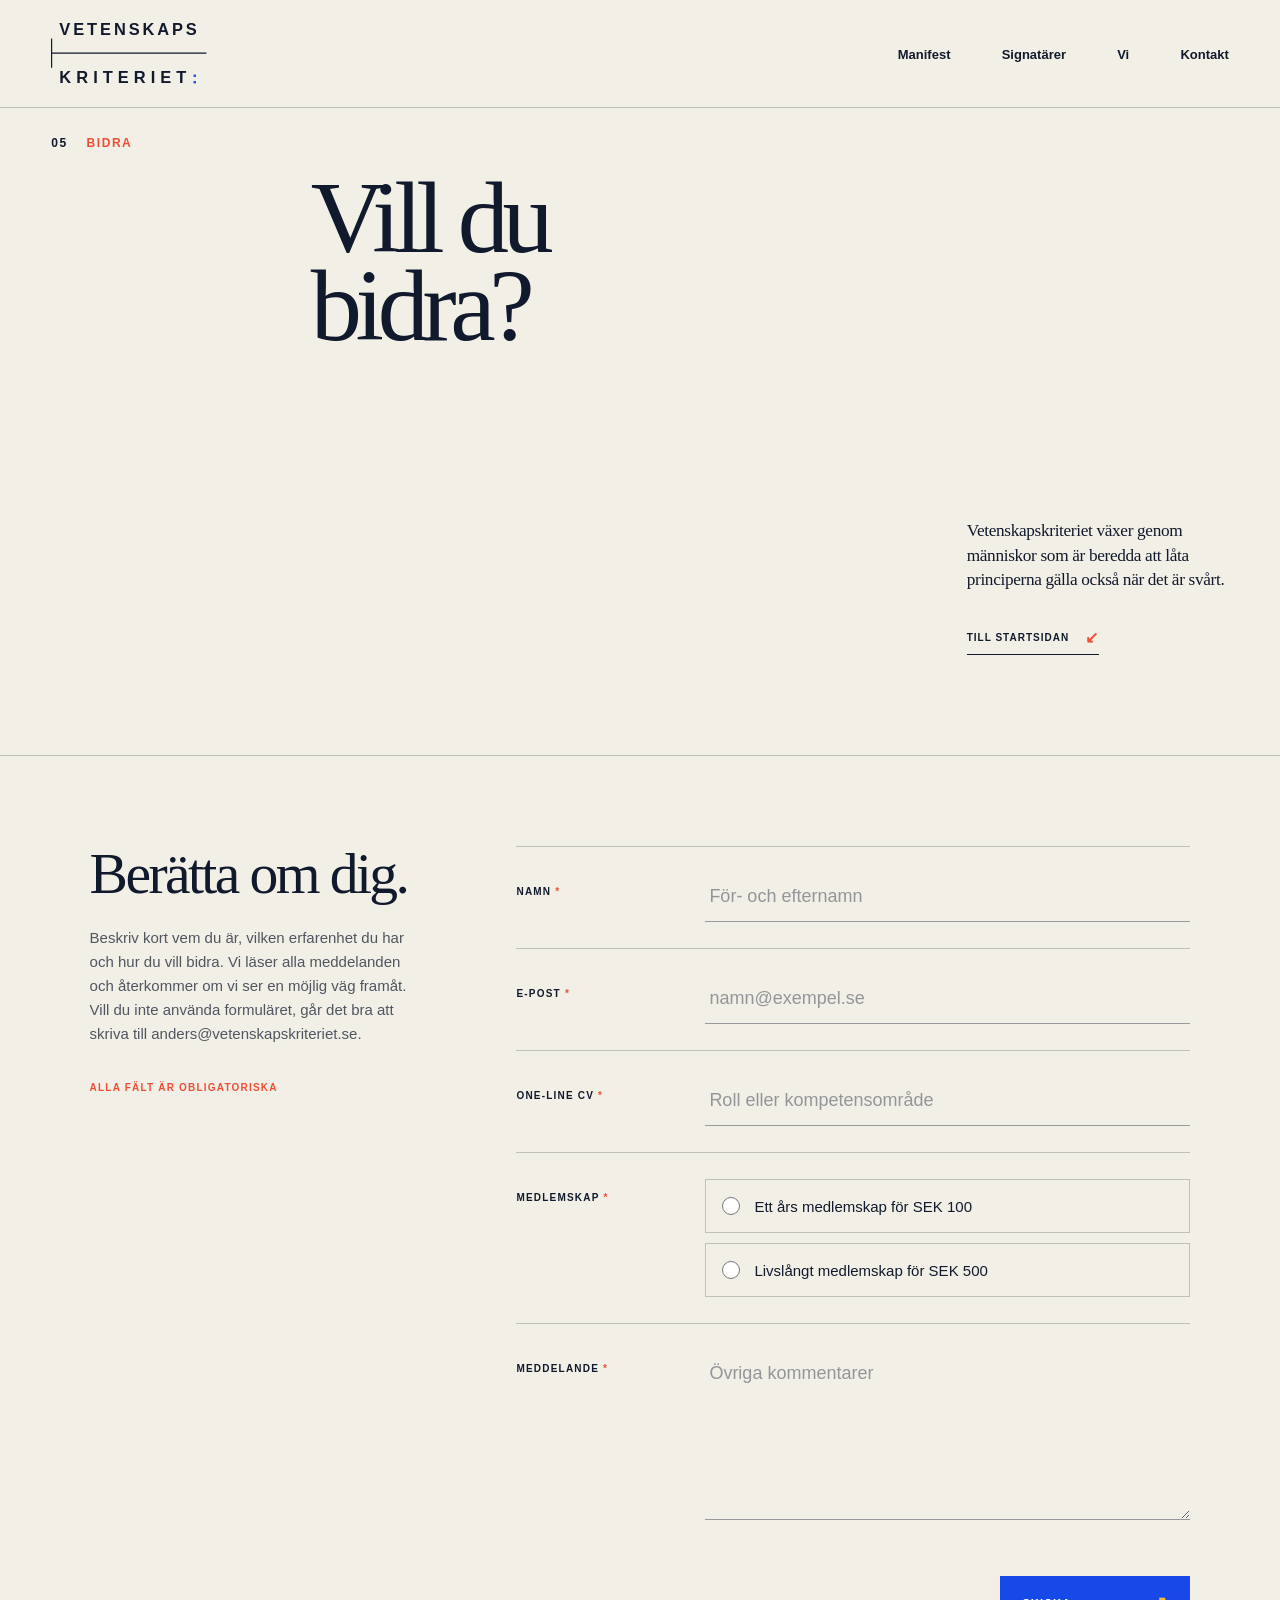
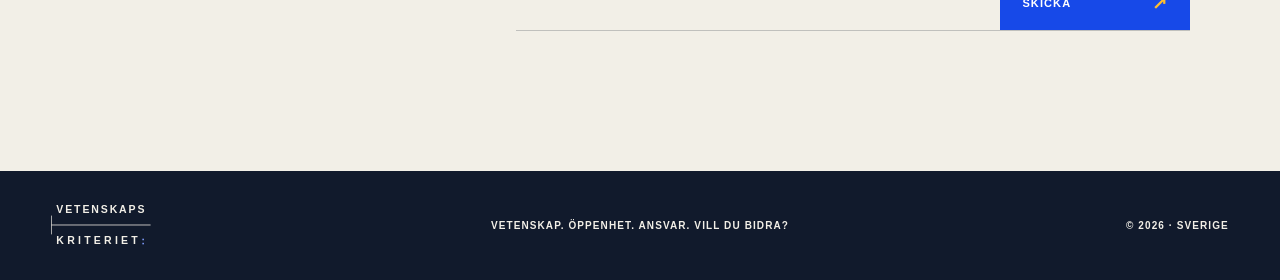
<file: bidra/index.html>
<!doctype html>
<html lang="sv">
<head>
  <meta charset="utf-8">
  <meta name="viewport" content="width=device-width, initial-scale=1">
  <title>Bidra | Vetenskapskriteriet</title>
  <meta name="description" content="Vill du bidra till Vetenskapskriteriet? Berätta vem du är och hur du vill medverka.">
  <meta name="theme-color" content="#f2efe7">

  <meta property="og:title" content="Bidra | Vetenskapskriteriet">
  <meta property="og:description" content="Berätta vem du är och hur du vill bidra till Vetenskapskriteriet.">
  <meta property="og:type" content="website">
  <meta property="og:locale" content="sv_SE">
  <meta name="twitter:card" content="summary">
  <meta name="twitter:title" content="Bidra | Vetenskapskriteriet">
  <meta name="twitter:description" content="Berätta vem du är och hur du vill bidra till Vetenskapskriteriet.">

  <link rel="icon" type="image/png" href="../favicon.png">
  <link rel="shortcut icon" href="../favicon.ico">
  <link rel="stylesheet" href="../styles.css?v=20260903-3">
</head>
<body>
  <main>
    <header class="site-header">
      <a class="brand brand--wordmark" href="https://vetenskapskriteriet.se/" aria-label="Vetenskapskriteriet, startsida">
          <svg xmlns="http://www.w3.org/2000/svg" viewBox="0 0 1044 420" width="156" height="63" fill="currentColor" aria-hidden="true" focusable="false">
              <g font-family="Arial, Helvetica, sans-serif" font-size="110" font-weight="700">
                  <text x="56" y="86" textLength="920" lengthAdjust="spacing">VETENSKAPS</text>
                  <text x="56" y="410" textLength="850" lengthAdjust="spacing">KRITERIET</text>
              </g>
              <path d="M4 110V306 M4 208H1040" fill="none" stroke="currentColor" stroke-width="8" />
              <g class="brand-wordmark-colon">
                  <rect x="954" y="351" width="16" height="16" />
                  <rect x="954" y="394" width="16" height="16" />
              </g>
          </svg>
      </a>

      <nav class="site-nav" aria-label="Huvudnavigation">
          <a href="https://vetenskapskriteriet.se/manifest/">Manifest</a>
          <a href="https://vetenskapskriteriet.se/signatarer/">Signatärer</a>
          <a href="https://vetenskapskriteriet.se/vi/">Vi</a>
          <a href="https://vetenskapskriteriet.se/kontakt/">Kontakt</a>
      </nav>
    </header>

    <section class="council-hero compact-hero">
      <p class="section-kicker"><span>05</span> Bidra</p>
      <h1>Vill du<br>bidra?</h1>
      <div class="council-hero-copy">
        <p>Vetenskapskriteriet växer genom människor som är beredda att låta principerna gälla också när det är svårt.</p>
        <a class="back-link" href="https://vetenskapskriteriet.se/">Till startsidan <span aria-hidden="true">↙</span></a>
      </div>
    </section>

    <section class="contribute-content" aria-labelledby="contribute-title">
      <div class="contribute-layout">
        <div class="contribute-intro">
          <h2 id="contribute-title">Berätta om dig.</h2>
          <p>Beskriv kort vem du är, vilken erfarenhet du har och hur du vill bidra. Vi läser alla meddelanden och återkommer om vi ser en möjlig väg framåt. Vill du inte använda formuläret, går det bra att skriva till <a href="mailto:anders@vetenskapskriteriet.se">anders@vetenskapskriteriet.se</a>.</p>
          <p class="contribute-note">Alla fält är obligatoriska</p>
        </div>

        <form class="contribute-form" action="mailto:anders@vetenskapskriteriet.se?subject=Jag%20vill%20bidra%20till%20Vetenskapskriteriet" method="post" enctype="text/plain" accept-charset="UTF-8">
          <div class="form-field">
            <label for="name">Namn <span aria-hidden="true">*</span></label>
            <input id="name" name="Namn" type="text" autocomplete="name" placeholder="För- och efternamn" required>
          </div>

          <div class="form-field">
            <label for="email">E-post <span aria-hidden="true">*</span></label>
            <input id="email" name="E-post" type="email" autocomplete="email" inputmode="email" placeholder="namn@exempel.se" required>
          </div>

          <div class="form-field">
            <label for="role">One-line CV <span aria-hidden="true">*</span></label>
            <input id="role" name="Yrkesroll eller kompetensområde" type="text" autocomplete="organization-title" placeholder="Roll eller kompetensområde" required>
          </div>

          <div class="form-field membership-field" role="radiogroup" aria-labelledby="membership-label" aria-required="true">
            <span class="form-field-label" id="membership-label">Medlemskap <span aria-hidden="true">*</span></span>
            <div class="membership-options">
              <label class="radio-option" for="membership-annual">
                <input id="membership-annual" name="Medlemskap" type="radio" value="Ett års medlemskap för SEK 100" required>
                <span>Ett års medlemskap för SEK 100</span>
              </label>
              <label class="radio-option" for="membership-lifetime">
                <input id="membership-lifetime" name="Medlemskap" type="radio" value="Livslångt medlemskap för SEK 500" required>
                <span>Livslångt medlemskap för SEK 500</span>
              </label>
            </div>
          </div>

          <div class="form-field">
            <label for="message">Meddelande <span aria-hidden="true">*</span></label>
            <textarea id="message" name="Meddelande" placeholder="Övriga kommentarer" required></textarea>
          </div>

          <div class="form-actions">
            <button class="submit-button" type="submit">Skicka <span aria-hidden="true">↗</span></button>
          </div>
        </form>
      </div>
    </section>

    <footer class="site-footer">
      <a class="footer-brand brand--wordmark" href="https://vetenskapskriteriet.se/" aria-label="Vetenskapskriteriet, startsida">
          <svg xmlns="http://www.w3.org/2000/svg" viewBox="0 0 1044 420" width="156" height="63" fill="currentColor" aria-hidden="true" focusable="false">
              <g font-family="Arial, Helvetica, sans-serif" font-size="110" font-weight="700">
                  <text x="56" y="86" textLength="920" lengthAdjust="spacing">VETENSKAPS</text>
                  <text x="56" y="410" textLength="850" lengthAdjust="spacing">KRITERIET</text>
              </g>
              <path d="M4 110V306 M4 208H1040" fill="none" stroke="currentColor" stroke-width="8" />
              <g class="brand-wordmark-colon">
                  <rect x="954" y="351" width="16" height="16" />
                  <rect x="954" y="394" width="16" height="16" />
              </g>
          </svg>
      </a>
      <p>Vetenskap. Öppenhet. Ansvar. <a href="https://vetenskapskriteriet.se/bidra/">Vill du bidra?</a></p>
      <p>© 2026 · Sverige</p>
    </footer>
  </main>

  <script>
    const contributeForm = document.querySelector('.contribute-form');

    function buildContributionMailtoUrl(form) {
      const fields = form.elements;
      const subject = 'Jag vill bidra till Vetenskapskriteriet';
      const body = [
        `Namn: ${fields.namedItem('Namn').value}`,
        `E-post: ${fields.namedItem('E-post').value}`,
        `One-line CV: ${fields.namedItem('Yrkesroll eller kompetensområde').value}`,
        `Medlemskap: ${fields.namedItem('Medlemskap').value}`,
        '',
        'Meddelande:',
        fields.namedItem('Meddelande').value
      ].join('\r\n');

      return `mailto:anders@vetenskapskriteriet.se?subject=${encodeURIComponent(subject)}&body=${encodeURIComponent(body)}`;
    }

    contributeForm.addEventListener('submit', (event) => {
      event.preventDefault();
      window.location.href = buildContributionMailtoUrl(contributeForm);
    });
  </script>
</body>
</html>
</file>
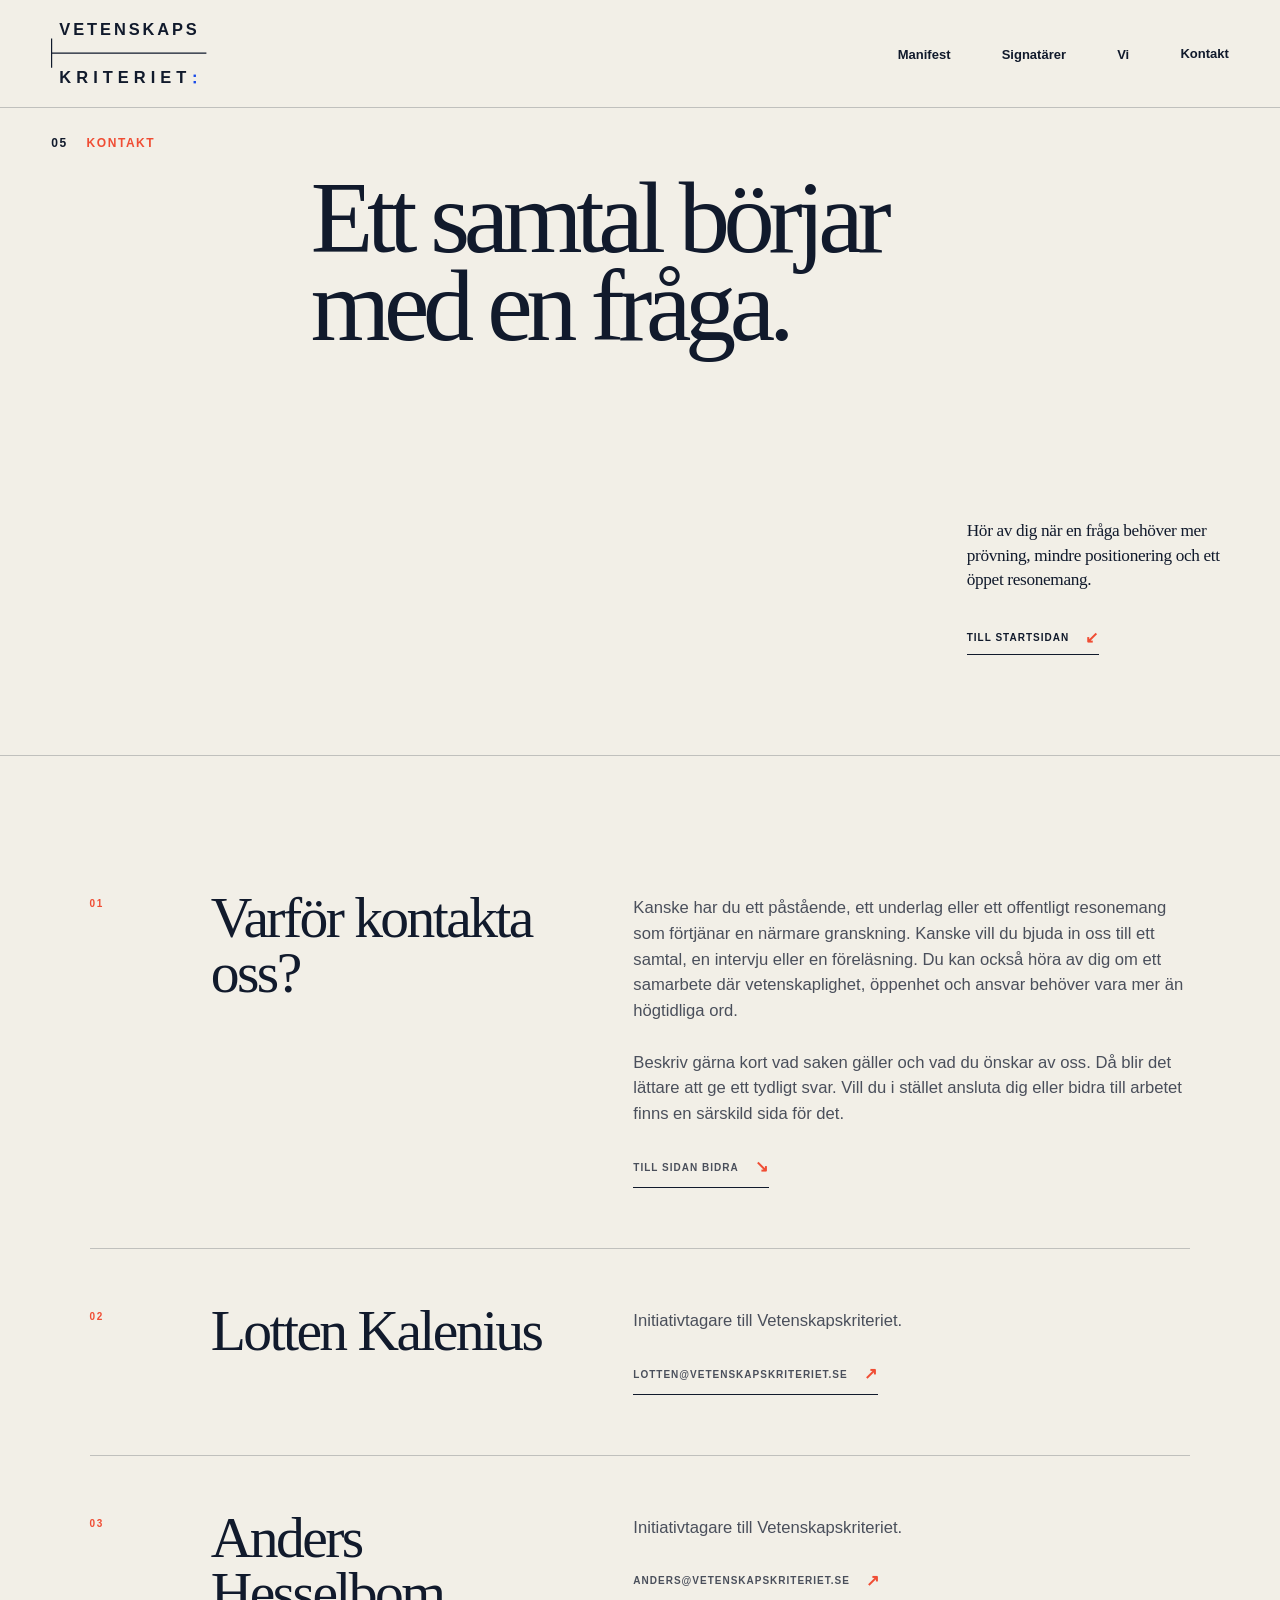
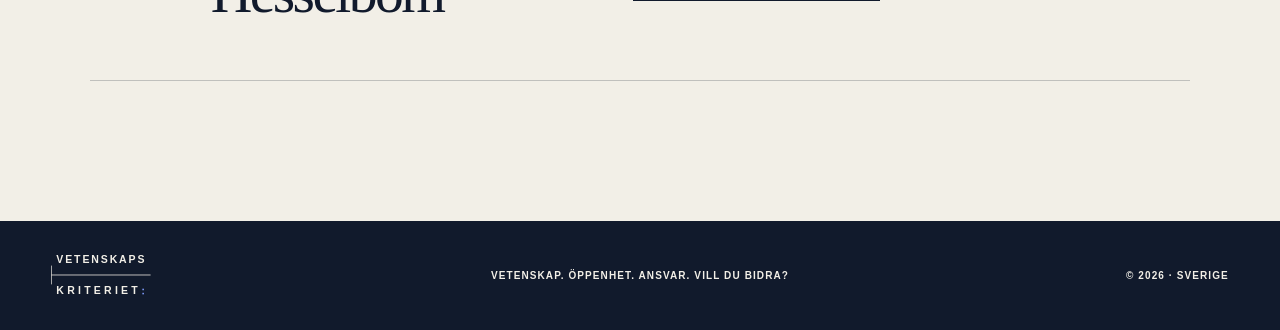
<file: kontakt/index.html>
<!doctype html>
<html lang="sv">
<head>
  <meta charset="utf-8">
  <meta name="viewport" content="width=device-width, initial-scale=1">
  <title>Kontakt | Vetenskapskriteriet</title>
  <meta name="description" content="Kontakta Vetenskapskriteriet med frågor, underlag, förfrågningar om medverkan eller idéer om samarbete.">
  <meta name="theme-color" content="#f2efe7">

  <meta property="og:title" content="Kontakt | Vetenskapskriteriet">
  <meta property="og:description" content="Hör av dig med frågor, underlag, förfrågningar om medverkan eller idéer om samarbete.">
  <meta property="og:type" content="website">
  <meta property="og:locale" content="sv_SE">
  <meta name="twitter:card" content="summary">
  <meta name="twitter:title" content="Kontakt | Vetenskapskriteriet">
  <meta name="twitter:description" content="Hör av dig med frågor, underlag, förfrågningar om medverkan eller idéer om samarbete.">

  <link rel="icon" type="image/png" href="../favicon.png">
  <link rel="shortcut icon" href="../favicon.ico">
  <link rel="stylesheet" href="../styles.css?v=20260903-3">
</head>
<body>
  <main>
    <header class="site-header">
      <a class="brand brand--wordmark" href="https://vetenskapskriteriet.se/" aria-label="Vetenskapskriteriet, startsida">
          <svg xmlns="http://www.w3.org/2000/svg" viewBox="0 0 1044 420" width="156" height="63" fill="currentColor" aria-hidden="true" focusable="false">
              <g font-family="Arial, Helvetica, sans-serif" font-size="110" font-weight="700">
                  <text x="56" y="86" textLength="920" lengthAdjust="spacing">VETENSKAPS</text>
                  <text x="56" y="410" textLength="850" lengthAdjust="spacing">KRITERIET</text>
              </g>
              <path d="M4 110V306 M4 208H1040" fill="none" stroke="currentColor" stroke-width="8" />
              <g class="brand-wordmark-colon">
                  <rect x="954" y="351" width="16" height="16" />
                  <rect x="954" y="394" width="16" height="16" />
              </g>
          </svg>
      </a>

      <nav class="site-nav" aria-label="Huvudnavigation">
        <a href="https://vetenskapskriteriet.se/manifest/">Manifest</a>
        <a href="https://vetenskapskriteriet.se/signatarer/">Signatärer</a>
        <a href="https://vetenskapskriteriet.se/vi/">Vi</a>
        <a href="https://vetenskapskriteriet.se/kontakt/"><b style="display: inline-block; line-height: inherit; transform: translateY(-1px);">Kontakt</b></a>
      </nav>
    </header>

    <section class="council-hero compact-hero">
      <p class="section-kicker"><span>05</span> Kontakt</p>
      <h1>Ett samtal börjar<br>med en fråga.</h1>
      <div class="council-hero-copy">
        <p>Hör av dig när en fråga behöver mer prövning, mindre positionering och ett öppet resonemang.</p>
        <a class="back-link" href="https://vetenskapskriteriet.se/">Till startsidan <span aria-hidden="true">↙</span></a>
      </div>
    </section>

    <section class="about-content" aria-label="Kontakt med Vetenskapskriteriet">
      <div class="about-list">
        <article class="about-section">
          <span class="about-number" aria-hidden="true">01</span>
          <h2>Varför kontakta oss?</h2>
          <p>
            Kanske har du ett påstående, ett underlag eller ett offentligt resonemang som förtjänar en närmare granskning. Kanske vill du bjuda in oss till ett samtal, en intervju eller en föreläsning. Du kan också höra av dig om ett samarbete där vetenskaplighet, öppenhet och ansvar behöver vara mer än högtidliga ord.
            <br><br>
            Beskriv gärna kort vad saken gäller och vad du önskar av oss. Då blir det lättare att ge ett tydligt svar. Vill du i stället ansluta dig eller bidra till arbetet finns en särskild sida för det.
            <br><br>
            <a class="back-link" href="https://vetenskapskriteriet.se/bidra/">Till sidan Bidra <span aria-hidden="true">↘</span></a>
          </p>
        </article>

        <article class="about-section">
          <span class="about-number" aria-hidden="true">02</span>
          <h2>Lotten Kalenius</h2>
          <p>
            Initiativtagare till Vetenskapskriteriet.
            <br><br>
            <a class="back-link" href="mailto:lotten@vetenskapskriteriet.se?subject=Kontakt%20via%20Vetenskapskriteriet">lotten@<wbr>vetenskapskriteriet.se <span aria-hidden="true">↗</span></a>
          </p>
        </article>

        <article class="about-section">
          <span class="about-number" aria-hidden="true">03</span>
          <h2>Anders Hesselbom</h2>
          <p>
            Initiativtagare till Vetenskapskriteriet.
            <br><br>
            <a class="back-link" href="mailto:anders@vetenskapskriteriet.se?subject=Kontakt%20via%20Vetenskapskriteriet">anders@<wbr>vetenskapskriteriet.se <span aria-hidden="true">↗</span></a>
          </p>
        </article>
      </div>
    </section>

    <footer class="site-footer">
      <a class="footer-brand brand--wordmark" href="https://vetenskapskriteriet.se/" aria-label="Vetenskapskriteriet, startsida">
          <svg xmlns="http://www.w3.org/2000/svg" viewBox="0 0 1044 420" width="156" height="63" fill="currentColor" aria-hidden="true" focusable="false">
              <g font-family="Arial, Helvetica, sans-serif" font-size="110" font-weight="700">
                  <text x="56" y="86" textLength="920" lengthAdjust="spacing">VETENSKAPS</text>
                  <text x="56" y="410" textLength="850" lengthAdjust="spacing">KRITERIET</text>
              </g>
              <path d="M4 110V306 M4 208H1040" fill="none" stroke="currentColor" stroke-width="8" />
              <g class="brand-wordmark-colon">
                  <rect x="954" y="351" width="16" height="16" />
                  <rect x="954" y="394" width="16" height="16" />
              </g>
          </svg>
      </a>
      <p>Vetenskap. Öppenhet. Ansvar. <a href="https://vetenskapskriteriet.se/bidra/">Vill du bidra?</a></p>
      <p>© 2026 · Sverige</p>
    </footer>
  </main>
</body>
</html>
</file>
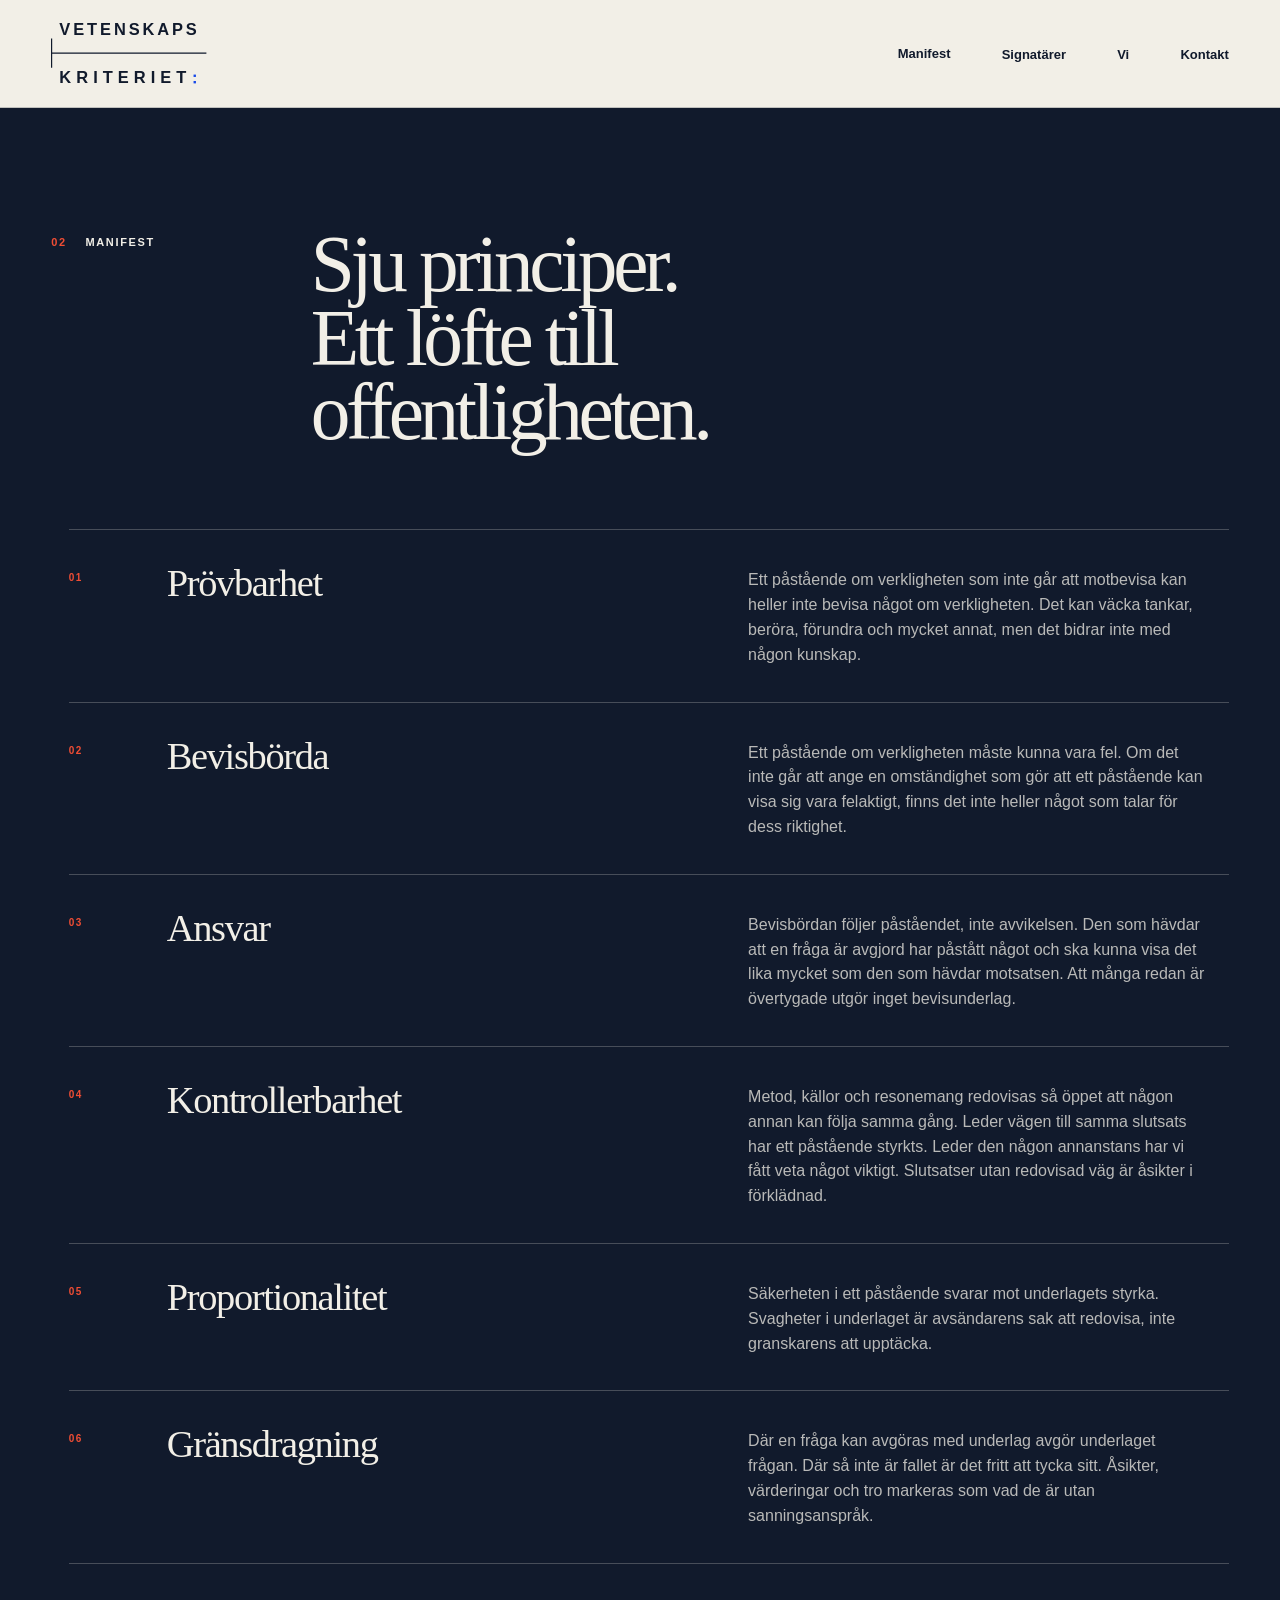
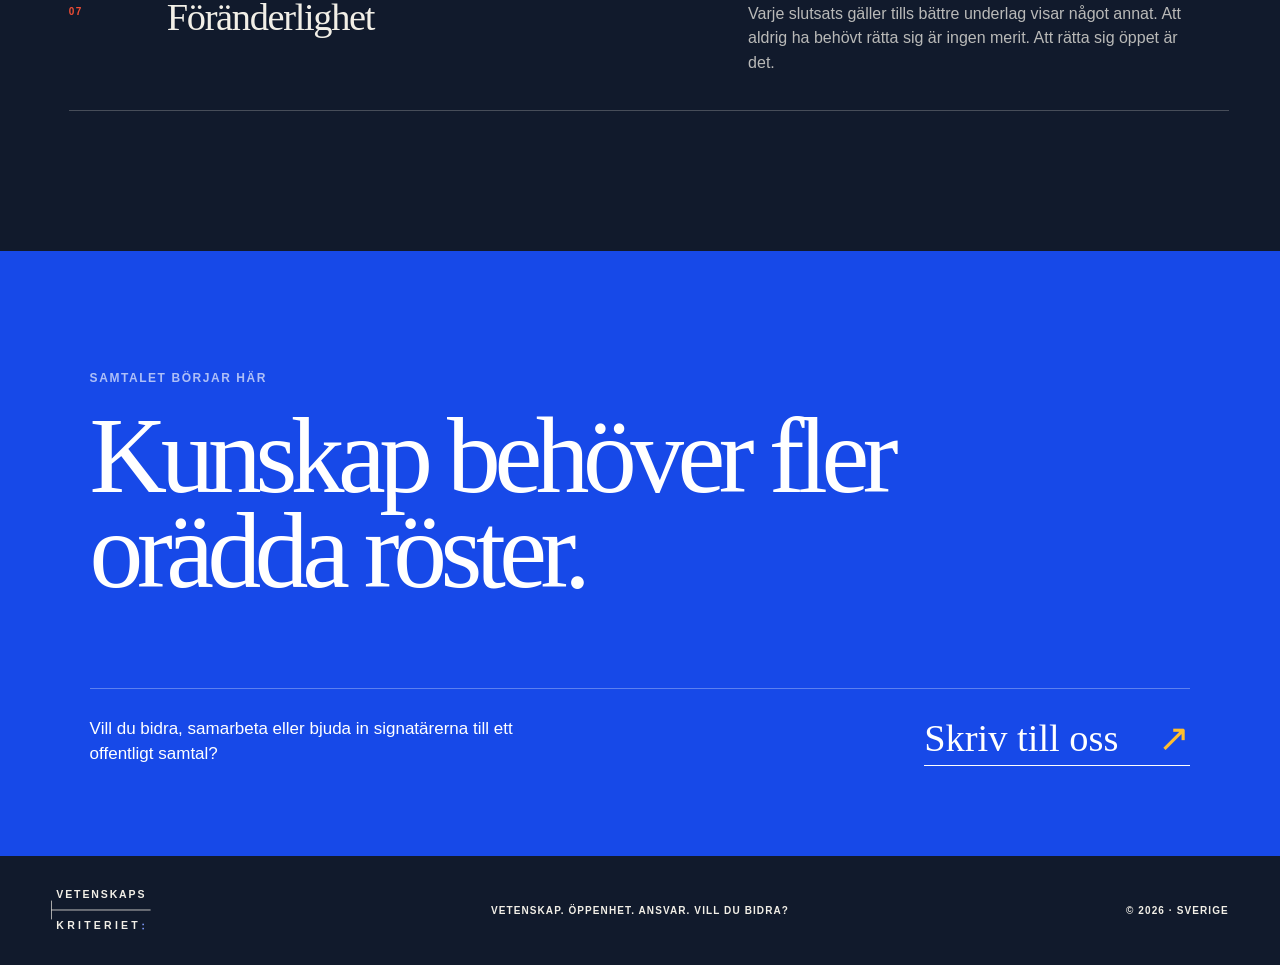
<file: manifest/index.html>
<!doctype html>
<html lang="sv">
<head>
    <meta charset="utf-8">
    <meta name="viewport" content="width=device-width, initial-scale=1">
    <title>Vetenskapskriteriet</title>
    <meta name="description" content="Ett oberoende råd för vetenskap, evidens och öppen prövning.">
    <meta name="theme-color" content="#f2efe7">

    <meta property="og:title" content="Vetenskapskriteriet">
    <meta property="og:description" content="Ett oberoende råd för vetenskap, evidens och öppen prövning.">
    <meta property="og:type" content="website">
    <meta property="og:locale" content="sv_SE">
    <meta property="og:image" content="https://vetenskapskriteriet.se/assets/og.png">
    <meta property="og:image:width" content="1200">
    <meta property="og:image:height" content="630">
    <meta property="og:image:alt" content="Vetenskapen förtjänar ett offentligt försvar.">
    <meta name="twitter:card" content="summary_large_image">
    <meta name="twitter:title" content="Vetenskapskriteriet">
    <meta name="twitter:description" content="Ett oberoende råd för vetenskap, evidens och öppen prövning.">
    <meta name="twitter:image" content="https://vetenskapskriteriet.se/assets/og.png">

    <link rel="icon" type="image/png" href="../favicon.png">
    <link rel="shortcut icon" href="../favicon.ico">
    <link rel="stylesheet" href="../styles.css?v=20260903-3">
</head>
<body>
    <main>
        <header class="site-header">
            <a class="brand brand--wordmark" href="https://vetenskapskriteriet.se/" aria-label="Vetenskapskriteriet, startsida">
                <svg xmlns="http://www.w3.org/2000/svg" viewBox="0 0 1044 420" width="156" height="63" fill="currentColor" aria-hidden="true" focusable="false">
                    <g font-family="Arial, Helvetica, sans-serif" font-size="110" font-weight="700">
                        <text x="56" y="86" textLength="920" lengthAdjust="spacing">VETENSKAPS</text>
                        <text x="56" y="410" textLength="850" lengthAdjust="spacing">KRITERIET</text>
                    </g>
                    <path d="M4 110V306 M4 208H1040" fill="none" stroke="currentColor" stroke-width="8" />
                    <g class="brand-wordmark-colon">
                        <rect x="954" y="351" width="16" height="16" />
                        <rect x="954" y="394" width="16" height="16" />
                    </g>
                </svg>
            </a>

            <nav class="site-nav" aria-label="Huvudnavigation">
                <a href="https://vetenskapskriteriet.se/manifest/"><b style="display: inline-block; line-height: inherit; transform: translateY(-1px);">Manifest</b></a>
                <a href="https://vetenskapskriteriet.se/signatarer/">Signatärer</a>
                <a href="https://vetenskapskriteriet.se/vi/">Vi</a>
                <a href="https://vetenskapskriteriet.se/kontakt/">Kontakt</a>
            </nav>
        </header>

        <section class="manifest" id="manifest">
            <header class="section-heading light">
                <p><span>02</span> Manifest</p>
                <h2>Sju principer.<br>Ett löfte till offentligheten.</h2>
            </header>

            <ol class="principle-list">
                <li>
                    <span class="principle-number">01</span>
                    <div>
                        <h3>Prövbarhet</h3>
                        <p>
                            Ett påstående om verkligheten som inte går att motbevisa kan heller inte bevisa något om verkligheten. Det kan väcka tankar, beröra, förundra och mycket annat, men det bidrar inte med någon kunskap.
                        </p>
                    </div>
                </li>
                <li>
                    <span class="principle-number">02</span>
                    <div>
                        <h3>Bevisbörda</h3>
                        <p>
                            Ett påstående om verkligheten måste kunna vara fel. Om det inte går att ange en omständighet som gör att ett påstående kan visa sig vara felaktigt, finns det inte heller något som talar för dess riktighet. 
                        </p>
                    </div>
                </li>
                <li>
                    <span class="principle-number">03</span>
                    <div>
                        <h3>Ansvar</h3>
                        <p>
                            Bevisbördan följer påståendet, inte avvikelsen. Den som hävdar att en fråga är avgjord har påstått något och ska kunna visa det lika mycket som den som hävdar motsatsen. Att många redan är övertygade utgör inget bevisunderlag.
                        </p>
                    </div>
                </li>
                <li>
                    <span class="principle-number">04</span>
                    <div>
                        <h3>Kontrollerbarhet</h3>
                        <p>
                            Metod, källor och resonemang redovisas så öppet att någon annan kan följa samma gång. Leder vägen till samma slutsats har ett påstående styrkts. Leder den någon annanstans har vi fått veta något viktigt. Slutsatser utan redovisad väg är åsikter i förklädnad.
                        </p>
                    </div>
                </li>
                <li>
                    <span class="principle-number">05</span>
                    <div>
                        <h3>Proportionalitet</h3>
                        <p>
                            Säkerheten i ett påstående svarar mot underlagets styrka. Svagheter i underlaget är avsändarens sak att redovisa, inte granskarens att upptäcka.
                        </p>
                    </div>
                </li>
                <li>
                    <span class="principle-number">06</span>
                    <div>
                        <h3>Gränsdragning</h3>
                        <p>
                            Där en fråga kan avgöras med underlag avgör underlaget frågan. Där så inte är fallet är det fritt att tycka sitt. Åsikter, värderingar och tro markeras som vad de är utan sanningsanspråk.
                        </p>
                    </div>
                </li>
                <li>
                    <span class="principle-number">07</span>
                    <div>
                        <h3>Föränderlighet</h3>
                        <p>
                            Varje slutsats gäller tills bättre underlag visar något annat. Att aldrig ha behövt rätta sig är ingen merit. Att rätta sig öppet är det.
                        </p>
                    </div>
                </li>
            </ol>
        </section>

        <section class="contact" id="kontakt">
            <p class="section-kicker">Samtalet börjar här</p>
            <h2>Kunskap behöver fler<br>orädda röster.</h2>
            <div class="contact-bottom">
                <p>Vill du bidra, samarbeta eller bjuda in signatärerna till ett offentligt samtal?</p>
                <a href="mailto:lotten@vetenskapskriteriet.se">Skriv till oss <span aria-hidden="true">↗</span></a>
            </div>
        </section>

        <footer class="site-footer">
            <a class="footer-brand brand--wordmark" href="https://vetenskapskriteriet.se/" aria-label="Vetenskapskriteriet, startsida">
                <svg xmlns="http://www.w3.org/2000/svg" viewBox="0 0 1044 420" width="156" height="63" fill="currentColor" aria-hidden="true" focusable="false">
                    <g font-family="Arial, Helvetica, sans-serif" font-size="110" font-weight="700">
                        <text x="56" y="86" textLength="920" lengthAdjust="spacing">VETENSKAPS</text>
                        <text x="56" y="410" textLength="850" lengthAdjust="spacing">KRITERIET</text>
                    </g>
                    <path d="M4 110V306 M4 208H1040" fill="none" stroke="currentColor" stroke-width="8" />
                    <g class="brand-wordmark-colon">
                        <rect x="954" y="351" width="16" height="16" />
                        <rect x="954" y="394" width="16" height="16" />
                    </g>
                </svg>
            </a>
            <p>Vetenskap. Öppenhet. Ansvar. <a href="https://vetenskapskriteriet.se/bidra/">Vill du bidra?</a></p>
            <p>© 2026 · Sverige</p>
        </footer>
    </main>
</body>
</html>
</file>
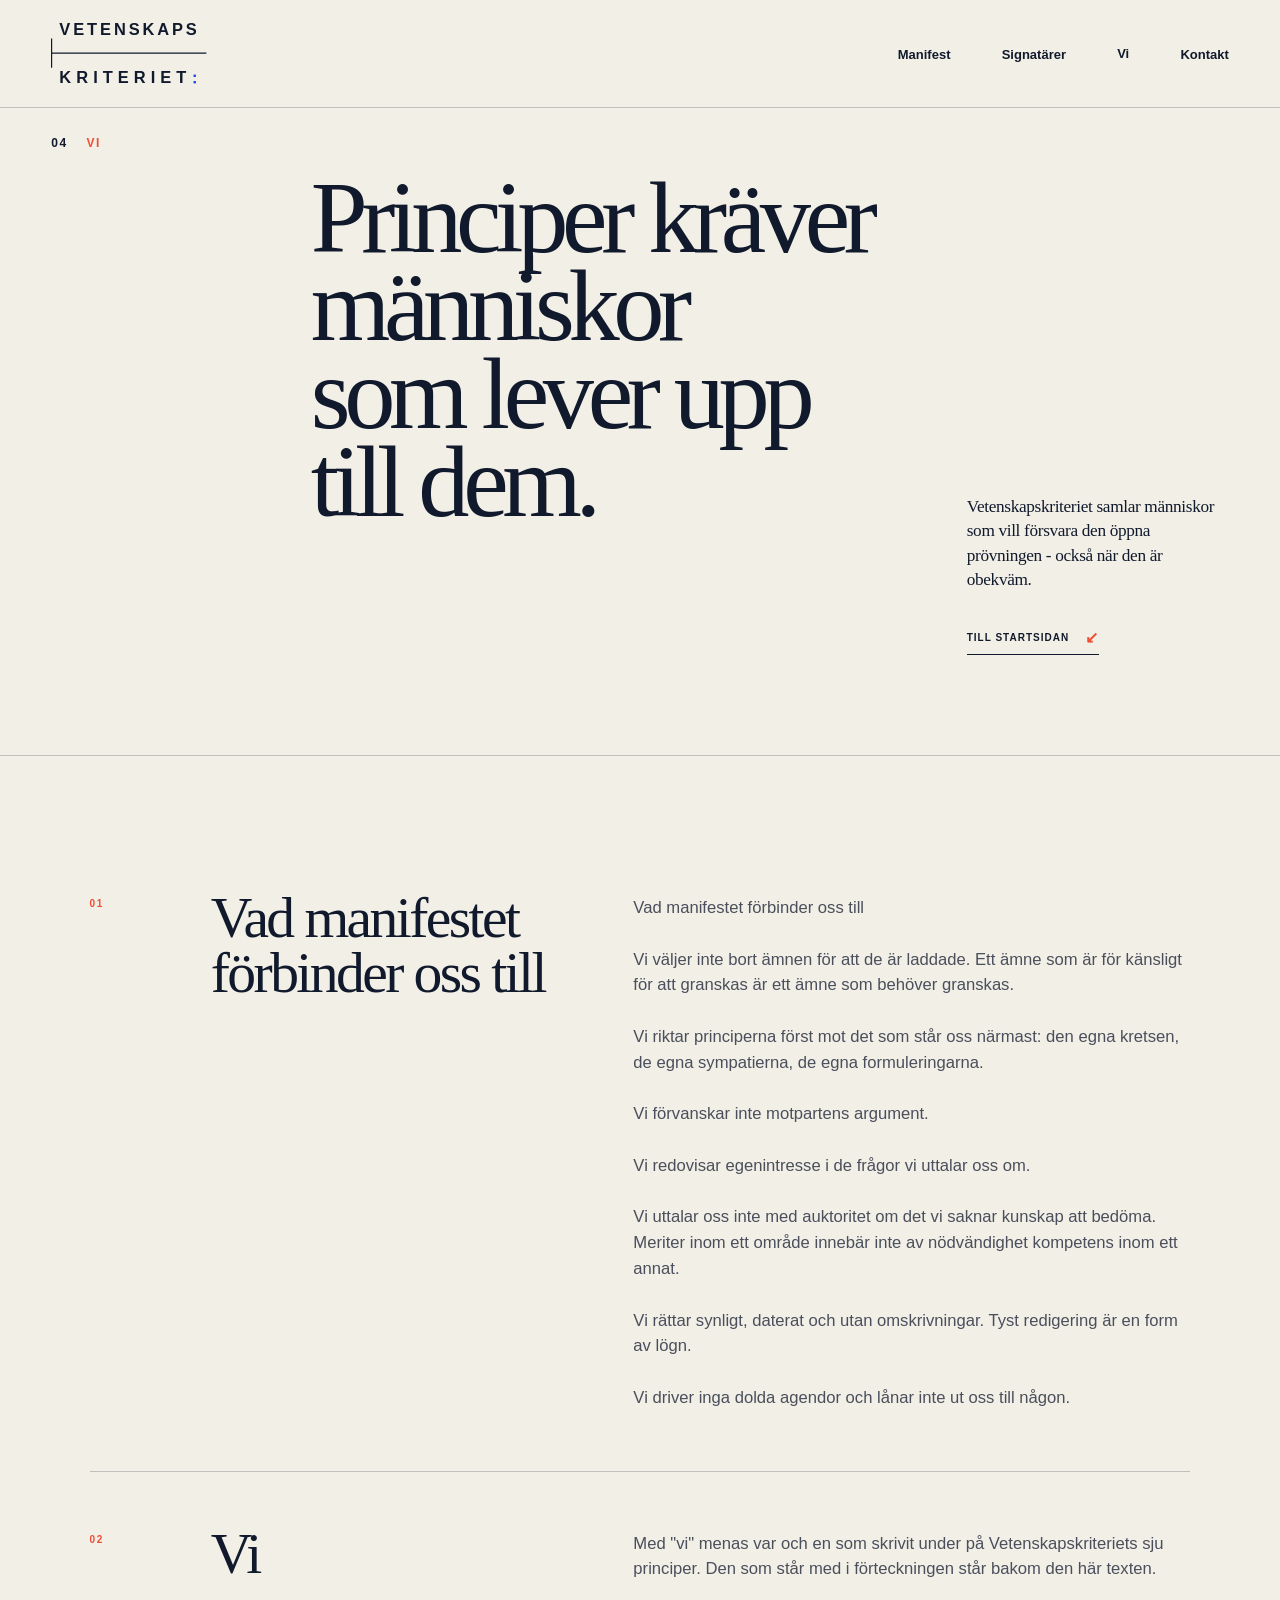
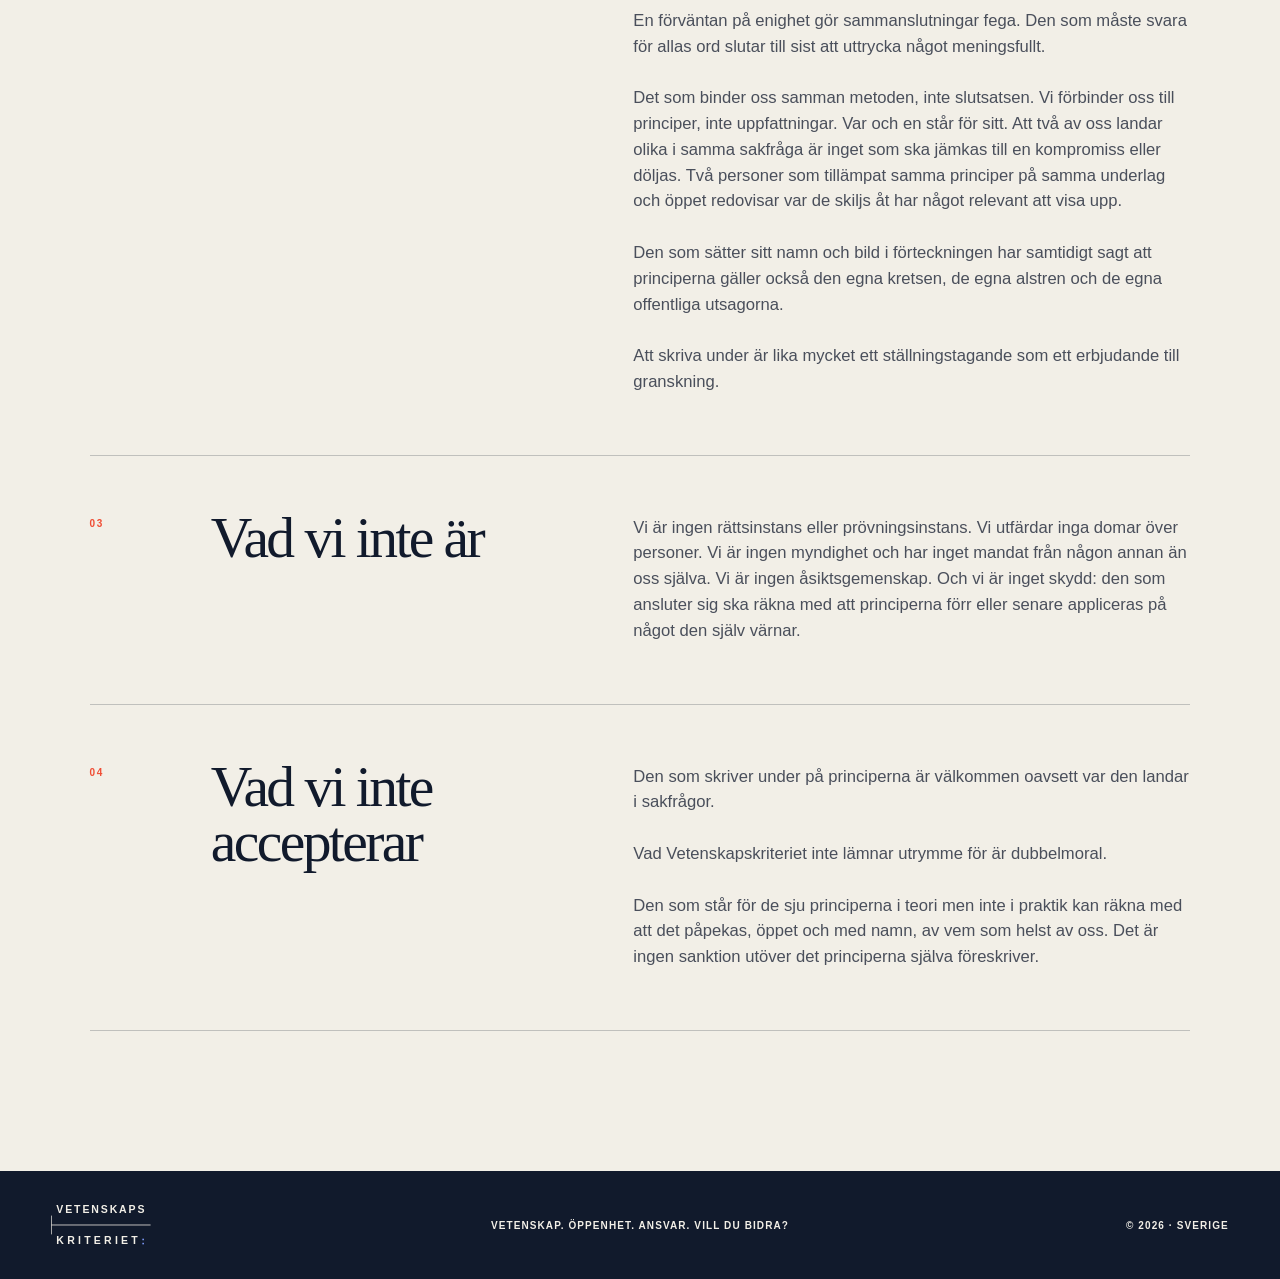
<file: vi/index.html>
<!doctype html>
<html lang="sv">
<head>
  <meta charset="utf-8">
  <meta name="viewport" content="width=device-width, initial-scale=1">
  <title>Vi | Vetenskapskriteriet</title>
  <meta name="description" content="Om Vetenskapskriteriet, vårt uppdrag och hur vi arbetar för vetenskap, öppenhet och ansvar.">
  <meta name="theme-color" content="#f2efe7">

  <meta property="og:title" content="Vi | Vetenskapskriteriet">
  <meta property="og:description" content="Om Vetenskapskriteriet, vårt uppdrag och hur vi arbetar.">
  <meta property="og:type" content="website">
  <meta property="og:locale" content="sv_SE">
  <meta name="twitter:card" content="summary">
  <meta name="twitter:title" content="Vi | Vetenskapskriteriet">
  <meta name="twitter:description" content="Om Vetenskapskriteriet, vårt uppdrag och hur vi arbetar.">

  <link rel="icon" type="image/png" href="../favicon.png">
  <link rel="shortcut icon" href="../favicon.ico">
  <link rel="stylesheet" href="../styles.css?v=20260903-3">
</head>
<body>
  <main>
    <header class="site-header">
      <a class="brand brand--wordmark" href="https://vetenskapskriteriet.se/" aria-label="Vetenskapskriteriet, startsida">
          <svg xmlns="http://www.w3.org/2000/svg" viewBox="0 0 1044 420" width="156" height="63" fill="currentColor" aria-hidden="true" focusable="false">
              <g font-family="Arial, Helvetica, sans-serif" font-size="110" font-weight="700">
                  <text x="56" y="86" textLength="920" lengthAdjust="spacing">VETENSKAPS</text>
                  <text x="56" y="410" textLength="850" lengthAdjust="spacing">KRITERIET</text>
              </g>
              <path d="M4 110V306 M4 208H1040" fill="none" stroke="currentColor" stroke-width="8" />
              <g class="brand-wordmark-colon">
                  <rect x="954" y="351" width="16" height="16" />
                  <rect x="954" y="394" width="16" height="16" />
              </g>
          </svg>
      </a>

      <nav class="site-nav" aria-label="Huvudnavigation">
          <a href="https://vetenskapskriteriet.se/manifest/">Manifest</a>
          <a href="https://vetenskapskriteriet.se/signatarer/">Signatärer</a>
          <a href="https://vetenskapskriteriet.se/vi/"><b style="display: inline-block; line-height: inherit; transform: translateY(-1px);">Vi</b></a>
          <a href="https://vetenskapskriteriet.se/kontakt/">Kontakt</a>
      </nav>
    </header>

    <section class="council-hero compact-hero">
      <p class="section-kicker"><span>04</span> Vi</p>
      <h1>Principer kräver människor<br>som lever upp till dem.</h1>
      <div class="council-hero-copy">
        <p>Vetenskapskriteriet samlar människor som vill försvara den öppna prövningen - också när den är obekväm.</p>
        <a class="back-link" href="https://vetenskapskriteriet.se/">Till startsidan <span aria-hidden="true">↙</span></a>
      </div>
    </section>

    <section class="about-content" aria-label="Om Vetenskapskriteriet">
        <div class="about-list">
            <article class="about-section">
                <span class="about-number" aria-hidden="true">01</span>
                <h2>Vad manifestet förbinder oss till</h2>
                <p>
                    Vad manifestet förbinder oss till
                    <br/><br/>
                    Vi väljer inte bort ämnen för att de är laddade. Ett ämne som är för känsligt för att granskas är ett ämne som behöver granskas.
                    <br/><br/>
                    Vi riktar principerna först mot det som står oss närmast: den egna kretsen, de egna sympatierna, de egna formuleringarna.
                    <br/><br/>
                    Vi förvanskar inte motpartens argument.
                    <br/><br/>
                    Vi redovisar egenintresse i de frågor vi uttalar oss om.
                    <br/><br/>
                    Vi uttalar oss inte med auktoritet om det vi saknar kunskap att bedöma. Meriter inom ett område innebär inte av nödvändighet kompetens inom ett annat.
                    <br/><br/>
                    Vi rättar synligt, daterat och utan omskrivningar. Tyst redigering är en form av lögn.
                    <br/><br/>
                    Vi driver inga dolda agendor och lånar inte ut oss till någon.
                </p>
            </article>

            <article class="about-section">
                <span class="about-number" aria-hidden="true">02</span>
                <h2>Vi</h2>
                <p>
                    Med "vi" menas var och en som skrivit under på Vetenskapskriteriets sju principer. Den som står med i förteckningen står bakom den här texten.
                    <br /><br />
                    En förväntan på enighet gör sammanslutningar fega. Den som måste svara för allas ord slutar till sist att uttrycka något meningsfullt.
                    <br /><br />
                    Det som binder oss samman metoden, inte slutsatsen. Vi förbinder oss till principer, inte uppfattningar. Var och en står för sitt. Att två av oss landar olika i samma sakfråga är inget som ska jämkas till en kompromiss eller döljas. Två personer som tillämpat samma principer på samma underlag och öppet redovisar var de skiljs åt har något relevant att visa upp.
                    <br /><br />
                    Den som sätter sitt namn och bild i förteckningen har samtidigt sagt att principerna gäller också den egna kretsen, de egna alstren och de egna offentliga utsagorna.
                    <br /><br />
                    Att skriva under är lika mycket ett ställningstagande som ett erbjudande till granskning.
                </p>
            </article>

            <article class="about-section">
                <span class="about-number" aria-hidden="true">03</span>
                <h2>Vad vi inte är</h2>
                <p>
                    Vi är ingen rättsinstans eller prövningsinstans. Vi utfärdar inga domar över personer. Vi är ingen myndighet och har inget mandat från någon annan än oss själva. Vi är ingen åsiktsgemenskap. Och vi är inget skydd: den som ansluter sig ska räkna med att principerna förr eller senare appliceras på något den själv värnar.
                </p>
            </article>

            <article class="about-section">
                <span class="about-number" aria-hidden="true">04</span>
                <h2>Vad vi inte accepterar</h2>
                <p>
                    Den som skriver under på principerna är välkommen oavsett var den landar i sakfrågor.
                    <br /><br />
                    Vad Vetenskapskriteriet inte lämnar utrymme för är dubbelmoral.
                    <br /><br />
                    Den som står för de sju principerna i teori men inte i praktik kan räkna med att det påpekas, öppet och med namn, av vem som helst av oss. Det är ingen sanktion utöver det principerna själva föreskriver.
                </p>
            </article>
        </div>
    </section>

    <footer class="site-footer">
      <a class="footer-brand brand--wordmark" href="https://vetenskapskriteriet.se/" aria-label="Vetenskapskriteriet, startsida">
          <svg xmlns="http://www.w3.org/2000/svg" viewBox="0 0 1044 420" width="156" height="63" fill="currentColor" aria-hidden="true" focusable="false">
              <g font-family="Arial, Helvetica, sans-serif" font-size="110" font-weight="700">
                  <text x="56" y="86" textLength="920" lengthAdjust="spacing">VETENSKAPS</text>
                  <text x="56" y="410" textLength="850" lengthAdjust="spacing">KRITERIET</text>
              </g>
              <path d="M4 110V306 M4 208H1040" fill="none" stroke="currentColor" stroke-width="8" />
              <g class="brand-wordmark-colon">
                  <rect x="954" y="351" width="16" height="16" />
                  <rect x="954" y="394" width="16" height="16" />
              </g>
          </svg>
      </a>
      <p>Vetenskap. Öppenhet. Ansvar. <a href="https://vetenskapskriteriet.se/bidra/">Vill du bidra?</a></p>
      <p>© 2026 · Sverige</p>
    </footer>
  </main>
</body>
</html>
</file>
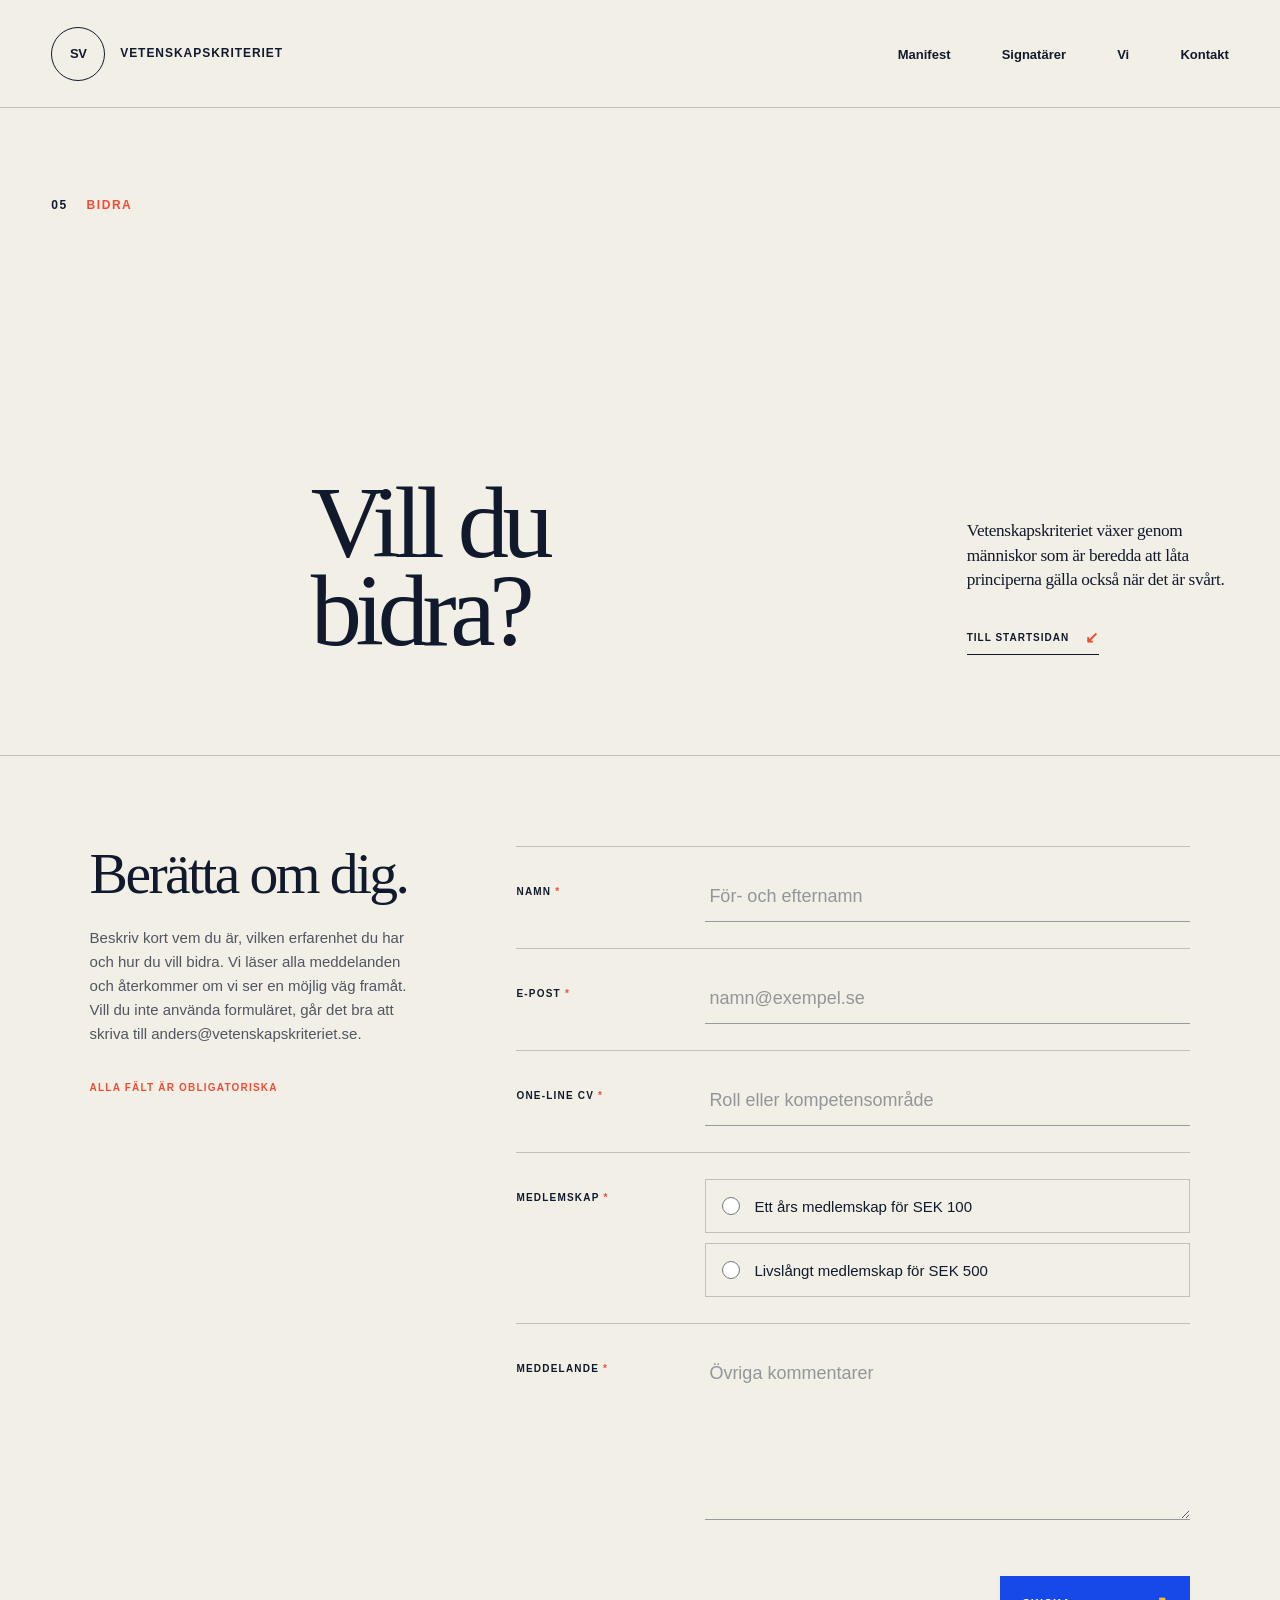
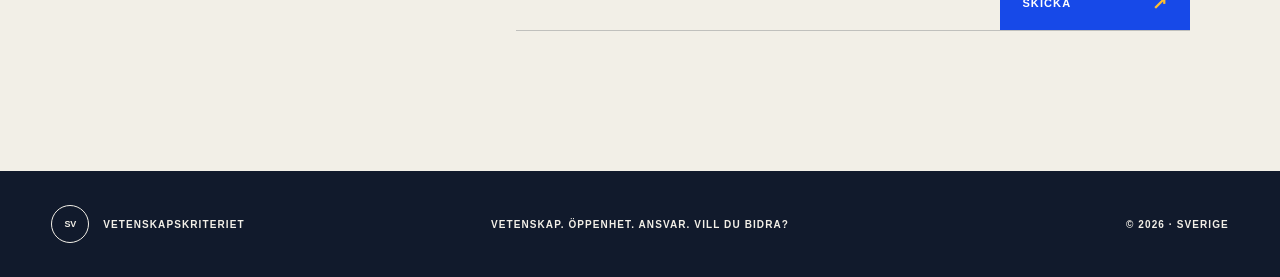
<file: bidra.html>
<!doctype html>
<html lang="sv">
<head>
  <meta charset="utf-8">
  <meta name="viewport" content="width=device-width, initial-scale=1">
  <title>Bidra | Vetenskapskriteriet</title>
  <meta name="description" content="Vill du bidra till Vetenskapskriteriet? Berätta vem du är och hur du vill medverka.">
  <meta name="theme-color" content="#f2efe7">

  <meta property="og:title" content="Bidra | Vetenskapskriteriet">
  <meta property="og:description" content="Berätta vem du är och hur du vill bidra till Vetenskapskriteriet.">
  <meta property="og:type" content="website">
  <meta property="og:locale" content="sv_SE">
  <meta name="twitter:card" content="summary">
  <meta name="twitter:title" content="Bidra | Vetenskapskriteriet">
  <meta name="twitter:description" content="Berätta vem du är och hur du vill bidra till Vetenskapskriteriet.">

  <link rel="icon" type="image/png" href="favicon.png">
  <link rel="shortcut icon" href="favicon.ico">
  <link rel="stylesheet" href="styles.css?v=20260825-1">
</head>
<body>
  <main>
    <header class="site-header">
      <a class="brand" href="index.html" aria-label="Vetenskapskriteriet, startsida">
        <span class="brand-mark" aria-hidden="true">SV</span>
        <span class="brand-name">Vetenskapskriteriet</span>
      </a>

      <nav class="site-nav" aria-label="Huvudnavigation">
        <a href="index.html#manifest">Manifest</a>
        <a href="signatarer.html">Signatärer</a>
        <a href="vi.html">Vi</a>
        <a href="index.html#kontakt">Kontakt</a>
      </nav>
    </header>

    <section class="council-hero">
      <p class="section-kicker"><span>05</span> Bidra</p>
      <h1>Vill du<br>bidra?</h1>
      <div class="council-hero-copy">
        <p>Vetenskapskriteriet växer genom människor som är beredda att låta principerna gälla också när det är svårt.</p>
        <a class="back-link" href="index.html">Till startsidan <span aria-hidden="true">↙</span></a>
      </div>
    </section>

    <section class="contribute-content" aria-labelledby="contribute-title">
      <div class="contribute-layout">
        <div class="contribute-intro">
          <h2 id="contribute-title">Berätta om dig.</h2>
          <p>Beskriv kort vem du är, vilken erfarenhet du har och hur du vill bidra. Vi läser alla meddelanden och återkommer om vi ser en möjlig väg framåt. Vill du inte använda formuläret, går det bra att skriva till <a href="mailto:anders@vetenskapskriteriet.se">anders@vetenskapskriteriet.se</a>.</p>
          <p class="contribute-note">Alla fält är obligatoriska</p>
        </div>

        <form class="contribute-form" action="mailto:anders@vetenskapskriteriet.se?subject=Jag%20vill%20bidra%20till%20Vetenskapskriteriet" method="post" enctype="text/plain" accept-charset="UTF-8">
          <div class="form-field">
            <label for="name">Namn <span aria-hidden="true">*</span></label>
            <input id="name" name="Namn" type="text" autocomplete="name" placeholder="För- och efternamn" required>
          </div>

          <div class="form-field">
            <label for="email">E-post <span aria-hidden="true">*</span></label>
            <input id="email" name="E-post" type="email" autocomplete="email" inputmode="email" placeholder="namn@exempel.se" required>
          </div>

          <div class="form-field">
            <label for="role">One-line CV <span aria-hidden="true">*</span></label>
            <input id="role" name="Yrkesroll eller kompetensområde" type="text" autocomplete="organization-title" placeholder="Roll eller kompetensområde" required>
          </div>

          <div class="form-field membership-field" role="radiogroup" aria-labelledby="membership-label" aria-required="true">
            <span class="form-field-label" id="membership-label">Medlemskap <span aria-hidden="true">*</span></span>
            <div class="membership-options">
              <label class="radio-option" for="membership-annual">
                <input id="membership-annual" name="Medlemskap" type="radio" value="Ett års medlemskap för SEK 100" required>
                <span>Ett års medlemskap för SEK 100</span>
              </label>
              <label class="radio-option" for="membership-lifetime">
                <input id="membership-lifetime" name="Medlemskap" type="radio" value="Livslångt medlemskap för SEK 500" required>
                <span>Livslångt medlemskap för SEK 500</span>
              </label>
            </div>
          </div>

          <div class="form-field">
            <label for="message">Meddelande <span aria-hidden="true">*</span></label>
            <textarea id="message" name="Meddelande" placeholder="Övriga kommentarer" required></textarea>
          </div>

          <div class="form-actions">
            <button class="submit-button" type="submit">Skicka <span aria-hidden="true">↗</span></button>
          </div>
        </form>
      </div>
    </section>

    <footer class="site-footer">
      <div class="footer-brand"><span class="brand-mark inverted" aria-hidden="true">SV</span><span>Vetenskapskriteriet</span></div>
      <p>Vetenskap. Öppenhet. Ansvar. <a href="bidra.html">Vill du bidra?</a></p>
      <p>© 2026 · Sverige</p>
    </footer>
  </main>

  <script>
    const contributeForm = document.querySelector('.contribute-form');

    function buildContributionMailtoUrl(form) {
      const fields = form.elements;
      const subject = 'Jag vill bidra till Vetenskapskriteriet';
      const body = [
        `Namn: ${fields.namedItem('Namn').value}`,
        `E-post: ${fields.namedItem('E-post').value}`,
        `One-line CV: ${fields.namedItem('Yrkesroll eller kompetensområde').value}`,
        `Medlemskap: ${fields.namedItem('Medlemskap').value}`,
        '',
        'Meddelande:',
        fields.namedItem('Meddelande').value
      ].join('\r\n');

      return `mailto:anders@vetenskapskriteriet.se?subject=${encodeURIComponent(subject)}&body=${encodeURIComponent(body)}`;
    }

    contributeForm.addEventListener('submit', (event) => {
      event.preventDefault();
      window.location.href = buildContributionMailtoUrl(contributeForm);
    });
  </script>
</body>
</html>
</file>
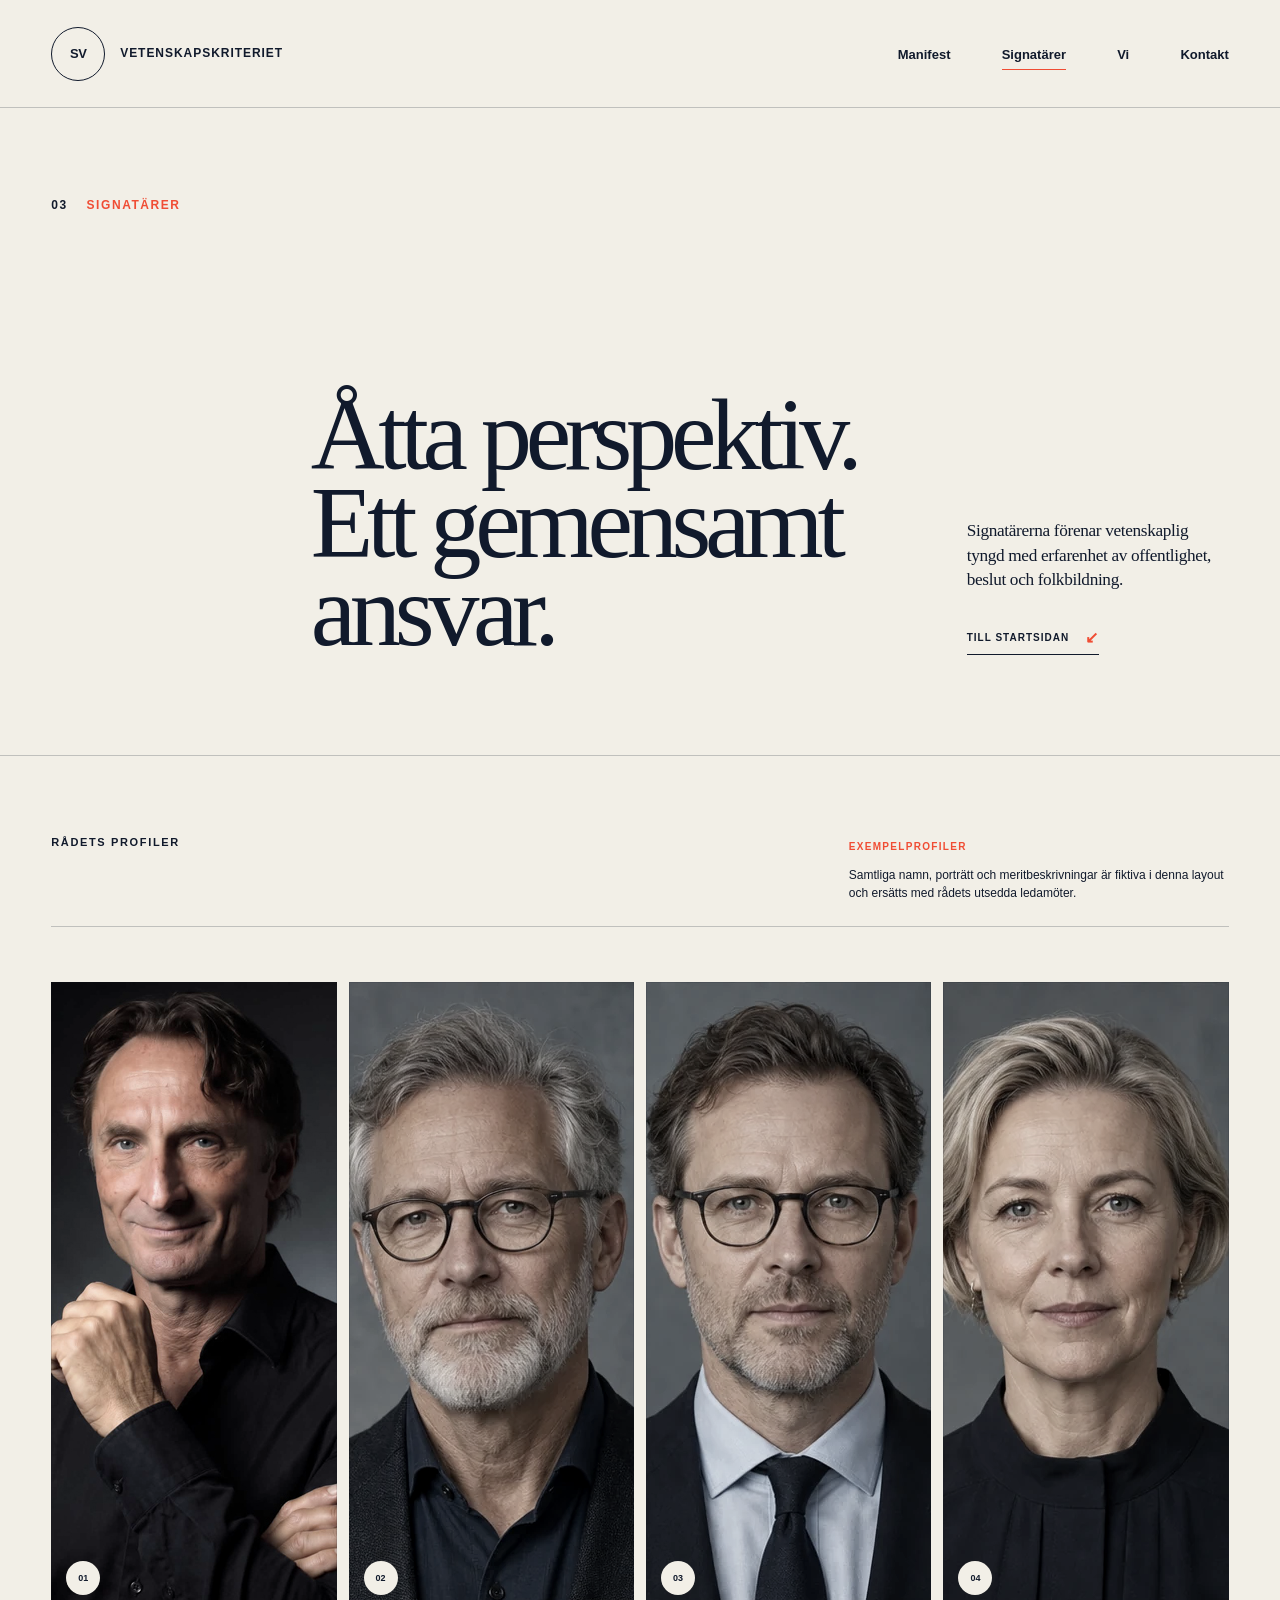
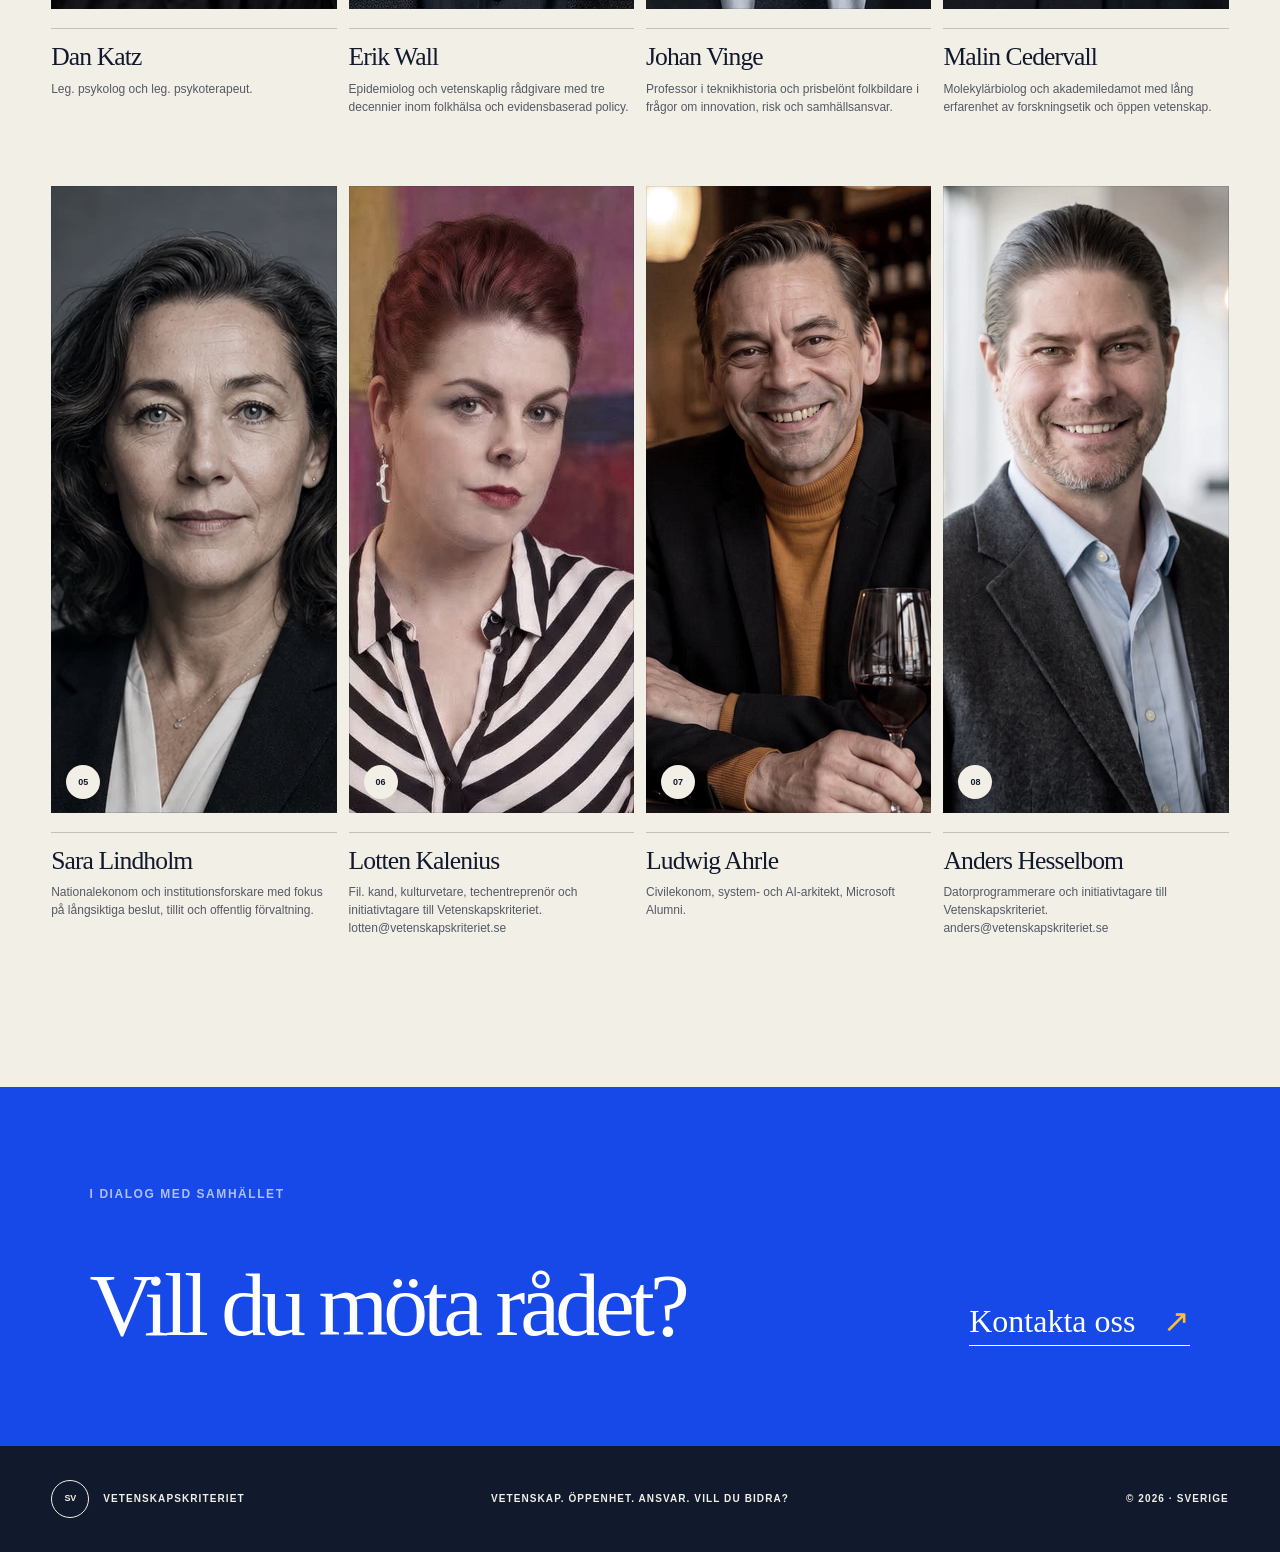
<file: signatarer.html>
<!doctype html>
<html lang="sv">
<head>
    <meta charset="utf-8">
    <meta name="viewport" content="width=device-width, initial-scale=1">
    <title>Signatärer | Vetenskapskriteriet</title>
    <meta name="description" content="Möt rådets åtta profiler och deras samlade erfarenhet av forskning, folkbildning och samhällsansvar.">
    <meta name="theme-color" content="#f2efe7">

    <meta property="og:title" content="Signatärer | Vetenskapskriteriet">
    <meta property="og:description" content="Åtta perspektiv med ett gemensamt ansvar för vetenskapens plats i samhället.">
    <meta property="og:type" content="website">
    <meta property="og:locale" content="sv_SE">
    <meta name="twitter:card" content="summary">
    <meta name="twitter:title" content="Signatärer | Vetenskapskriteriet">
    <meta name="twitter:description" content="Åtta perspektiv med ett gemensamt ansvar för vetenskapens plats i samhället.">

    <link rel="icon" type="image/png" href="favicon.png">
    <link rel="shortcut icon" href="favicon.ico">
    <link rel="stylesheet" href="styles.css?v=20260825-1">
</head>
<body>
    <main>
        <header class="site-header">
            <a class="brand" href="index.html" aria-label="Vetenskapskriteriet, startsida">
                <span class="brand-mark" aria-hidden="true">SV</span>
                <span class="brand-name">Vetenskapskriteriet</span>
            </a>

            <nav class="site-nav" aria-label="Huvudnavigation">
                <a href="index.html#manifest">Manifest</a>
                <a href="signatarer.html" aria-current="page">Signatärer</a>
                <a href="vi.html">Vi</a>
                <a href="index.html#kontakt">Kontakt</a>
            </nav>
        </header>

        <section class="council-hero">
            <p class="section-kicker"><span>03</span> Signatärer</p>
            <h1>Åtta perspektiv.<br>Ett gemensamt ansvar.</h1>
            <div class="council-hero-copy">
                <p>Signatärerna förenar vetenskaplig tyngd med erfarenhet av offentlighet, beslut och folkbildning.</p>
                <a class="back-link" href="index.html">Till startsidan <span aria-hidden="true">↙</span></a>
            </div>
        </section>

        <section class="council council-directory" aria-labelledby="council-members-title">
            <header class="directory-heading">
                <p id="council-members-title">Rådets profiler</p>
                <div class="section-note">
                    <span>Exempelprofiler</span>
                    <p>Samtliga namn, porträtt och meritbeskrivningar är fiktiva i denna layout och ersätts med rådets utsedda ledamöter.</p>
                </div>
            </header>

            <div class="member-grid directory-member-grid">
                <article class="member-card">
                    <div class="portrait-wrap">
                        <img src="assets/dan_katz.jpg" alt="Dan Katz" width="627" height="627">
                        <span aria-hidden="true">01</span>
                    </div>
                    <h2>Dan Katz</h2>
                    <p>Leg. psykolog och leg. psykoterapeut.</p>
                </article>

                <article class="member-card">
                    <div class="portrait-wrap">
                        <img src="assets/member-02.webp" alt="Illustrerat porträtt av Erik Wall" width="627" height="627">
                        <span aria-hidden="true">02</span>
                    </div>
                    <h2>Erik Wall</h2>
                    <p>Epidemiolog och vetenskaplig rådgivare med tre decennier inom folkhälsa och evidensbaserad policy.</p>
                </article>

                <article class="member-card">
                    <div class="portrait-wrap">
                        <img src="assets/member-03.webp" alt="Illustrerat porträtt av Johan Vinge" width="627" height="627">
                        <span aria-hidden="true">03</span>
                    </div>
                    <h2>Johan Vinge</h2>
                    <p>Professor i teknikhistoria och prisbelönt folkbildare i frågor om innovation, risk och samhällsansvar.</p>
                </article>

                <article class="member-card">
                    <div class="portrait-wrap">
                        <img src="assets/member-04.webp" alt="Illustrerat porträtt av Malin Cedervall" width="627" height="627">
                        <span aria-hidden="true">04</span>
                    </div>
                    <h2>Malin Cedervall</h2>
                    <p>Molekylärbiolog och akademiledamot med lång erfarenhet av forskningsetik och öppen vetenskap.</p>
                </article>

                <article class="member-card">
                    <div class="portrait-wrap">
                        <img src="assets/member-05.webp" alt="Illustrerat porträtt av Sara Lindholm" width="627" height="627" loading="lazy">
                        <span aria-hidden="true">05</span>
                    </div>
                    <h2>Sara Lindholm</h2>
                    <p>Nationalekonom och institutionsforskare med fokus på långsiktiga beslut, tillit och offentlig förvaltning.</p>
                </article>

                <article class="member-card">
                    <div class="portrait-wrap">
                        <img src="assets/lotten_kalenius.jpg" alt="Lotten Kalenius" width="627" height="627" loading="lazy">
                        <span aria-hidden="true">06</span>
                    </div>
                    <h2>Lotten Kalenius</h2>
                    <p>
                        Fil. kand, kulturvetare, techentreprenör och initiativtagare till Vetenskapskriteriet.
                        <br />
                        <a href="mailto:lotten@vetenskapskriteriet.se">lotten@vetenskapskriteriet.se</a>
                    </p>
                </article>

                <article class="member-card">
                    <div class="portrait-wrap">
                        <img src="assets/ludwig_ahrle.jpg" alt="Ludwig Ahrle" width="627" height="627" loading="lazy">
                        <span aria-hidden="true">07</span>
                    </div>
                    <h2>Ludwig Ahrle</h2>
                    <p>Civilekonom, system- och AI-arkitekt, Microsoft Alumni.</p>
                </article>

                <article class="member-card">
                    <div class="portrait-wrap">
                        <img src="assets/anders_hesselbom.jpg" alt="Anders Hesselbom. Foto: Anders Nordqvist" width="627" height="627" loading="lazy">
                        <span aria-hidden="true">08</span>
                    </div>
                    <h2>Anders Hesselbom</h2>
                    <p>
                        Datorprogrammerare och initiativtagare till Vetenskapskriteriet.
                        <br />
                        <a href="mailto:anders@vetenskapskriteriet.se">anders@vetenskapskriteriet.se</a>
                    </p>
                </article>
            </div>
        </section>

        <section class="directory-contact">
            <p class="section-kicker">I dialog med samhället</p>
            <h2>Vill du möta rådet?</h2>
            <a href="mailto:lotten@vetenskapskriteriet.se">Kontakta oss <span aria-hidden="true">↗</span></a>
        </section>

        <footer class="site-footer">
            <div class="footer-brand"><span class="brand-mark inverted" aria-hidden="true">SV</span><span>Vetenskapskriteriet</span></div>
            <p>Vetenskap. Öppenhet. Ansvar. <a href="bidra.html">Vill du bidra?</a></p>
            <p>© 2026 · Sverige</p>
        </footer>
    </main>
</body>
</html>
</file>
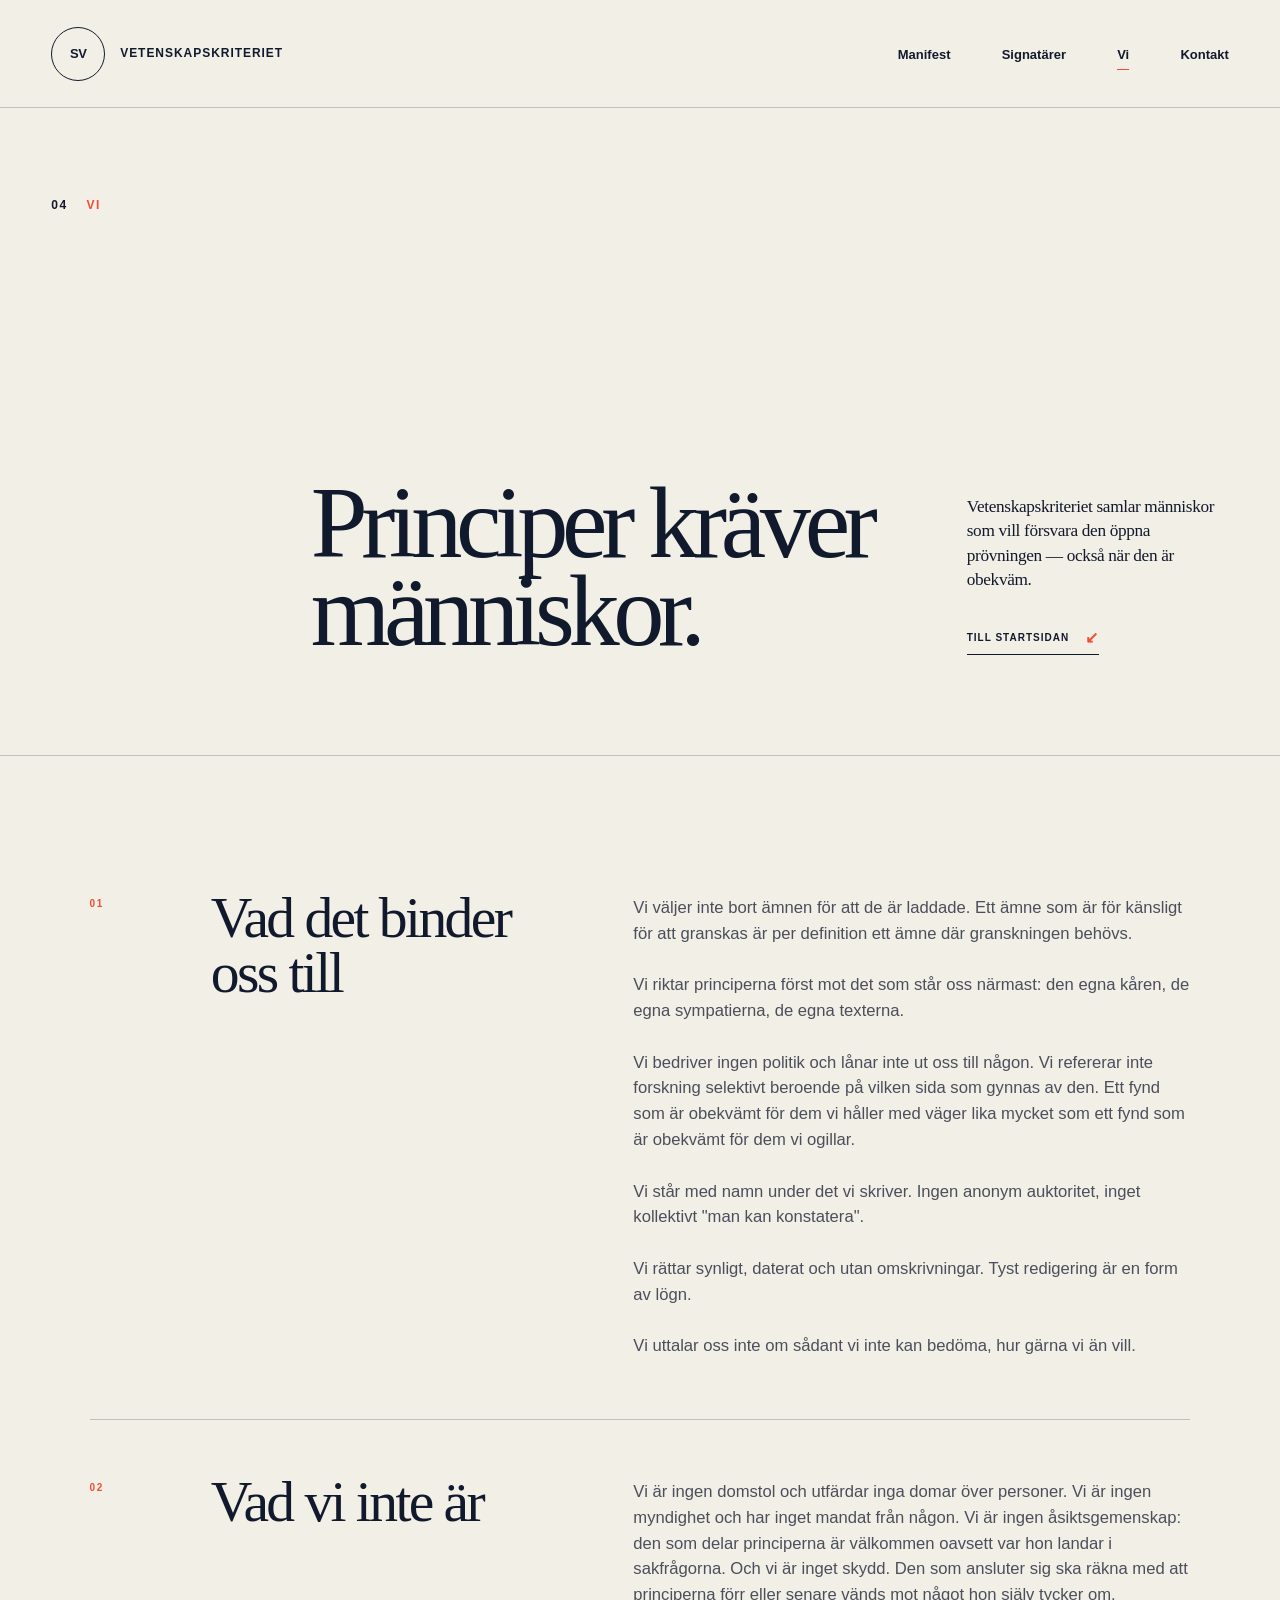
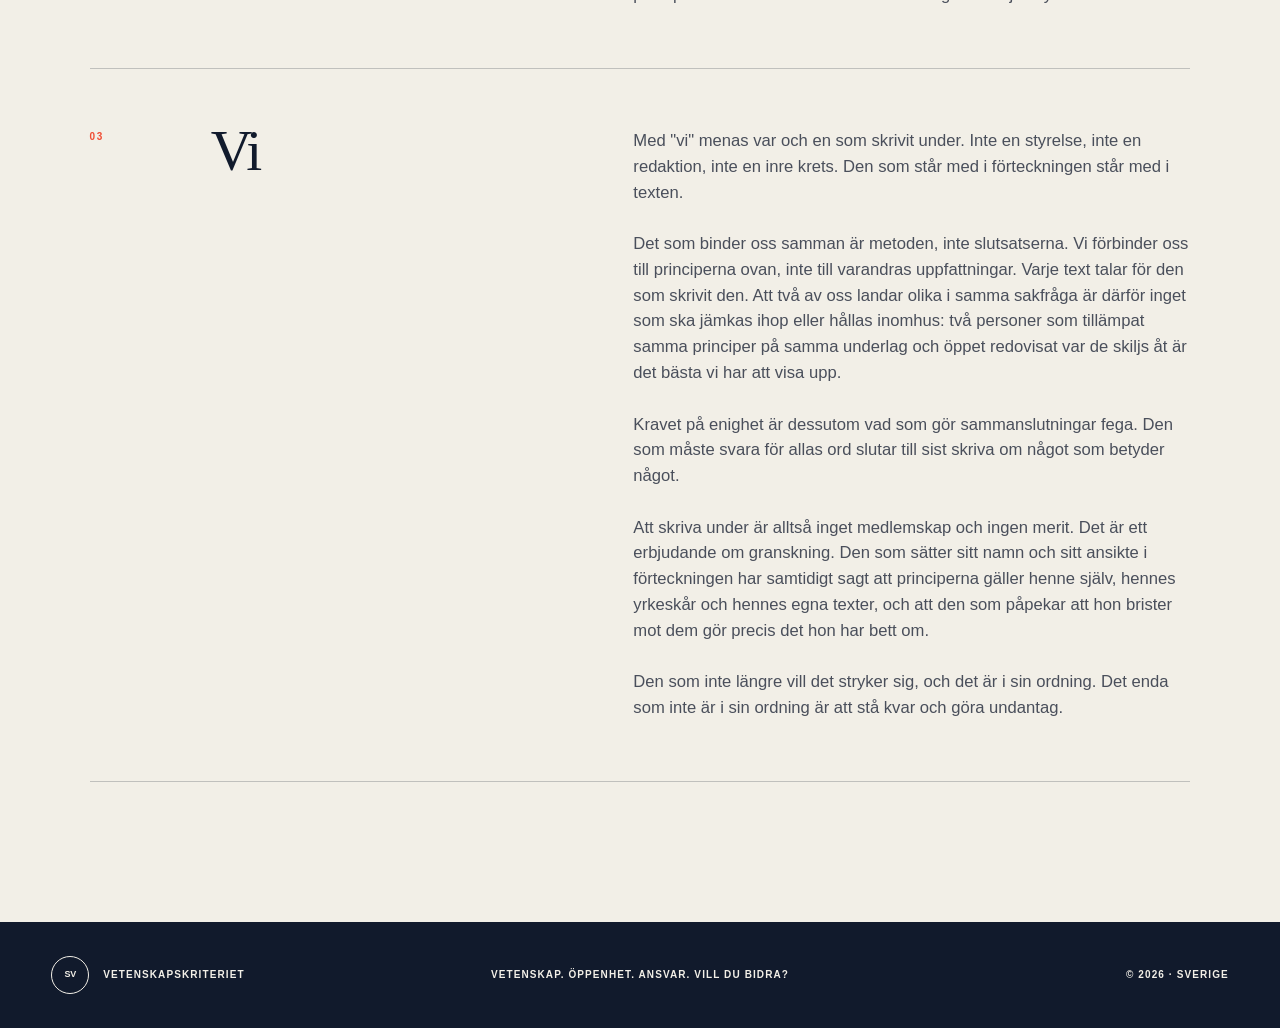
<file: vi.html>
<!doctype html>
<html lang="sv">
<head>
  <meta charset="utf-8">
  <meta name="viewport" content="width=device-width, initial-scale=1">
  <title>Vi | Vetenskapskriteriet</title>
  <meta name="description" content="Om Vetenskapskriteriet, vårt uppdrag och hur vi arbetar för vetenskap, öppenhet och ansvar.">
  <meta name="theme-color" content="#f2efe7">

  <meta property="og:title" content="Vi | Vetenskapskriteriet">
  <meta property="og:description" content="Om Vetenskapskriteriet, vårt uppdrag och hur vi arbetar.">
  <meta property="og:type" content="website">
  <meta property="og:locale" content="sv_SE">
  <meta name="twitter:card" content="summary">
  <meta name="twitter:title" content="Vi | Vetenskapskriteriet">
  <meta name="twitter:description" content="Om Vetenskapskriteriet, vårt uppdrag och hur vi arbetar.">

  <link rel="icon" type="image/png" href="favicon.png">
  <link rel="shortcut icon" href="favicon.ico">
  <link rel="stylesheet" href="styles.css?v=20260825-1">
</head>
<body>
  <main>
    <header class="site-header">
      <a class="brand" href="index.html" aria-label="Vetenskapskriteriet, startsida">
        <span class="brand-mark" aria-hidden="true">SV</span>
        <span class="brand-name">Vetenskapskriteriet</span>
      </a>

      <nav class="site-nav" aria-label="Huvudnavigation">
        <a href="index.html#manifest">Manifest</a>
        <a href="signatarer.html">Signatärer</a>
        <a href="vi.html" aria-current="page">Vi</a>
        <a href="index.html#kontakt">Kontakt</a>
      </nav>
    </header>

    <section class="council-hero">
      <p class="section-kicker"><span>04</span> Vi</p>
      <h1>Principer kräver<br>människor.</h1>
      <div class="council-hero-copy">
        <p>Vetenskapskriteriet samlar människor som vill försvara den öppna prövningen — också när den är obekväm.</p>
        <a class="back-link" href="index.html">Till startsidan <span aria-hidden="true">↙</span></a>
      </div>
    </section>

    <section class="about-content" aria-label="Om Vetenskapskriteriet">
      <div class="about-list">
        <article class="about-section">
          <span class="about-number" aria-hidden="true">01</span>
          <h2>Vad det binder oss till</h2>
          <p>
              Vi väljer inte bort ämnen för att de är laddade. Ett ämne som är för känsligt för att granskas är per definition ett ämne där granskningen behövs.
              <br /><br />
              Vi riktar principerna först mot det som står oss närmast: den egna kåren, de egna sympatierna, de egna texterna.
              <br /><br />
              Vi bedriver ingen politik och lånar inte ut oss till någon. Vi refererar inte forskning selektivt beroende på vilken sida som gynnas av den. Ett fynd som är obekvämt för dem vi håller med väger lika mycket som ett fynd som är obekvämt för dem vi ogillar.
              <br /><br />
              Vi står med namn under det vi skriver. Ingen anonym auktoritet, inget kollektivt "man kan konstatera".
              <br /><br />
              Vi rättar synligt, daterat och utan omskrivningar. Tyst redigering är en form av lögn.
              <br /><br />
              Vi uttalar oss inte om sådant vi inte kan bedöma, hur gärna vi än vill.
          </p>
        </article>

        <article class="about-section">
          <span class="about-number" aria-hidden="true">02</span>
          <h2>Vad vi inte är</h2>
          <p>Vi är ingen domstol och utfärdar inga domar över personer. Vi är ingen myndighet och har inget mandat från någon. Vi är ingen åsiktsgemenskap: den som delar principerna är välkommen oavsett var hon landar i sakfrågorna. Och vi är inget skydd. Den som ansluter sig ska räkna med att principerna förr eller senare vänds mot något hon själv tycker om.</p>
        </article>

        <article class="about-section">
          <span class="about-number" aria-hidden="true">03</span>
          <h2>Vi</h2>
          <p>
              Med "vi" menas var och en som skrivit under. Inte en styrelse, inte en redaktion, inte en inre krets. Den som står med i förteckningen står med i texten.
              <br /><br />
              Det som binder oss samman är metoden, inte slutsatserna. Vi förbinder oss till principerna ovan, inte till varandras uppfattningar. Varje text talar för den som skrivit den. Att två av oss landar olika i samma sakfråga är därför inget som ska jämkas ihop eller hållas inomhus: två personer som tillämpat samma principer på samma underlag och öppet redovisat var de skiljs åt är det bästa vi har att visa upp.
              <br /><br />
              Kravet på enighet är dessutom vad som gör sammanslutningar fega. Den som måste svara för allas ord slutar till sist skriva om något som betyder något.
              <br /><br />
              Att skriva under är alltså inget medlemskap och ingen merit. Det är ett erbjudande om granskning. Den som sätter sitt namn och sitt ansikte i förteckningen har samtidigt sagt att principerna gäller henne själv, hennes yrkeskår och hennes egna texter, och att den som påpekar att hon brister mot dem gör precis det hon har bett om.
              <br /><br />
              Den som inte längre vill det stryker sig, och det är i sin ordning. Det enda som inte är i sin ordning är att stå kvar och göra undantag.
          </p>
        </article>
      </div>
    </section>

    <footer class="site-footer">
      <div class="footer-brand"><span class="brand-mark inverted" aria-hidden="true">SV</span><span>Vetenskapskriteriet</span></div>
      <p>Vetenskap. Öppenhet. Ansvar. <a href="bidra.html">Vill du bidra?</a></p>
      <p>© 2026 · Sverige</p>
    </footer>
  </main>
</body>
</html>
</file>
<file: styles.css>
:root {
  --ink: #111a2c;
  --paper: #f2efe7;
  --signal: #f04d34;
  --blue: #1749e8;
  --line: rgba(17, 26, 44, 0.22);
  --paper-line: rgba(242, 239, 231, 0.24);
}

* { box-sizing: border-box; }
html { scroll-behavior: smooth; }
body {
  margin: 0;
  background: var(--paper);
  color: var(--ink);
  font-family: Arial, Helvetica, sans-serif;
  text-rendering: optimizeLegibility;
}
a { color: inherit; text-decoration: none; }
img { max-width: 100%; display: block; }

.site-header {
  min-height: 108px;
  padding: 22px clamp(24px, 4vw, 68px);
  display: flex;
  align-items: center;
  justify-content: space-between;
  border-bottom: 1px solid var(--line);
}
.brand { display: flex; align-items: center; gap: 15px; }
.brand-mark {
  width: 54px;
  aspect-ratio: 1;
  display: grid;
  place-items: center;
  border: 1.5px solid var(--ink);
  border-radius: 50%;
  font: 700 13px/1 Arial, sans-serif;
  letter-spacing: -.04em;
}
.brand-name { font-size: 12px; font-weight: 700; line-height: 1.08; text-transform: uppercase; letter-spacing: .08em; }
.site-nav { display: flex; gap: clamp(24px, 4vw, 62px); font-size: 13px; font-weight: 700; }
.site-nav a { padding: 10px 0 7px; border-bottom: 1px solid transparent; }
.site-nav a:hover, .site-nav a:focus-visible { border-color: var(--signal); outline: none; }
.site-nav a[aria-current="page"] { border-color: var(--signal); }

.hero {
  min-height: calc(100vh - 108px);
  padding: 28px clamp(24px, 4vw, 68px) 36px;
  display: grid;
  grid-template-columns: minmax(150px, .7fr) minmax(530px, 2.35fr) minmax(100px, .5fr);
  grid-template-rows: auto 1fr auto;
  column-gap: clamp(24px, 4vw, 70px);
  background-image: linear-gradient(90deg, transparent calc(50% - .5px), rgba(17,26,44,.06) 50%, transparent calc(50% + .5px));
}
.hero-meta { display: flex; flex-direction: column; gap: 7px; padding-top: 6px; font-size: 10px; font-weight: 700; text-transform: uppercase; letter-spacing: .14em; }
.hero-meta span:not(:last-child)::after { content: " ·"; color: var(--signal); }
.hero-copy { grid-column: 2; align-self: center; max-width: 1030px; padding: 52px 0; }
.eyebrow, .section-kicker { margin: 0 0 24px; color: var(--blue); font-size: 12px; font-weight: 700; text-transform: uppercase; letter-spacing: .13em; }
h1 { margin: 0; max-width: 970px; font-family: Georgia, 'Times New Roman', serif; font-size: clamp(64px, 8.4vw, 142px); font-weight: 400; line-height: .86; letter-spacing: -.062em; }
.hero-lede { max-width: 670px; margin: 38px 0 30px; font-size: clamp(18px, 1.55vw, 25px); line-height: 1.45; letter-spacing: -.015em; }
.text-link { display: inline-flex; gap: 18px; align-items: center; padding-bottom: 8px; border-bottom: 1px solid var(--ink); font-size: 13px; font-weight: 700; text-transform: uppercase; letter-spacing: .08em; }
.text-link span { color: var(--signal); font-size: 18px; transition: transform .2s ease; }
.text-link:hover span { transform: translate(3px, 3px); }
.hero-index { grid-column: 3; grid-row: 2; align-self: end; display: grid; grid-template-columns: auto 1fr; gap: 8px 12px; align-items: center; font-size: 10px; text-transform: uppercase; letter-spacing: .14em; }
.hero-index-line { height: 1px; background: var(--ink); }
.hero-index span:last-child { grid-column: 2; color: var(--signal); }

.home-quote {
  margin: 0;
  padding: clamp(40px, 6vw, 80px) clamp(24px, 4vw, 68px);
  text-align: center;
  font: italic 400 clamp(24px, 2.8vw, 40px)/1.4 Georgia, 'Times New Roman', serif;
  letter-spacing: -.02em;
}
.home-quote p { max-width: 900px; margin: 0 auto; text-wrap: balance; }

.fact-band {
  padding: 52px clamp(24px, 4vw, 68px);
  display: grid;
  grid-template-columns: repeat(3, minmax(135px, .55fr)) minmax(330px, 1.7fr);
  gap: 28px;
  align-items: end;
  border-top: 1px solid var(--line);
  border-bottom: 1px solid var(--line);
}
.fact-band > div { display: flex; align-items: flex-end; gap: 14px; }
.fact-band strong { font-family: Georgia, serif; font-size: clamp(42px, 4vw, 68px); font-weight: 400; line-height: .8; letter-spacing: -.06em; }
.fact-band span { font-size: 9px; font-weight: 700; line-height: 1.25; text-transform: uppercase; letter-spacing: .12em; }
.fact-band > p {
  max-width: 640px;
  margin: 0 0 -4px;
  padding-left: clamp(34px, 3.5vw, 64px);
  font: 400 clamp(18px, 1.55vw, 24px)/1.35 Georgia, serif;
  letter-spacing: -.02em;
}

.manifest { padding: 120px clamp(24px, 4vw, 68px) 140px; background: var(--ink); color: var(--paper); }
.section-heading { display: grid; grid-template-columns: .62fr 1.8fr .78fr; gap: clamp(28px, 4vw, 80px); align-items: start; margin-bottom: 80px; }
.section-heading > p { margin: 8px 0 0; font-size: 11px; font-weight: 700; text-transform: uppercase; letter-spacing: .15em; }
.section-heading > p span { color: var(--signal); margin-right: 14px; }
.section-heading h2 { margin: 0; font: 400 clamp(48px, 6.2vw, 104px)/.93 Georgia, serif; letter-spacing: -.055em; }
.principle-list { max-width: 1160px; margin: 0 0 0 auto; padding: 0; list-style: none; }
.principle-list li { display: grid; grid-template-columns: 70px 1fr; gap: 28px; padding: 34px 0; border-top: 1px solid var(--paper-line); }
.principle-list li:last-child { border-bottom: 1px solid var(--paper-line); }
.principle-number { padding-top: 8px; color: var(--signal); font-size: 10px; font-weight: 700; letter-spacing: .15em; }
.principle-list li > div { display: grid; grid-template-columns: 1.05fr .95fr; gap: 50px; align-items: start; }
.principle-list h3 { margin: 0; font: 400 clamp(28px, 3vw, 48px)/1.02 Georgia, serif; letter-spacing: -.035em; }
.principle-list p { max-width: 460px; margin: 4px 0 0; color: rgba(242,239,231,.75); font-size: 16px; line-height: 1.55; }

.declaration { min-height: 90vh; padding: 130px clamp(24px, 7vw, 128px) 90px; position: relative; display: flex; flex-direction: column; justify-content: center; overflow: hidden; }
.declaration::before { content: "V"; position: absolute; top: -15vw; right: -3vw; color: rgba(23,73,232,.06); font: 400 70vw/1 Georgia, serif; z-index: 0; }
.declaration > * { position: relative; z-index: 1; }
.declaration blockquote { max-width: 1280px; margin: 0; font: 400 clamp(42px, 6.7vw, 112px)/.98 Georgia, serif; letter-spacing: -.055em; }
.declaration blockquote em { color: var(--blue); font-style: italic; }
.declaration-aside { width: 100%; margin-top: 80px; display: flex; align-items: center; justify-content: flex-end; gap: 30px; }
.declaration-aside p { width: 270px; margin: 0; font-size: 11px; font-weight: 700; line-height: 1.5; text-transform: uppercase; letter-spacing: .12em; }
.orbit { width: 72px; aspect-ratio: 1; display: grid; place-items: center; position: relative; border: 1px solid var(--line); border-radius: 50%; }
.orbit::before { content: ""; width: 45px; height: 1px; background: var(--ink); transform: rotate(-38deg); }
.orbit i { position: absolute; width: 9px; aspect-ratio: 1; top: 17px; right: 14px; background: var(--signal); border-radius: 50%; }

.council { padding: 120px clamp(24px, 4vw, 68px) 150px; border-top: 1px solid var(--line); }
.section-note { padding-top: 8px; }
.section-note span { color: var(--signal); font-size: 10px; font-weight: 700; text-transform: uppercase; letter-spacing: .13em; }
.section-note p { max-width: 270px; margin: 12px 0 0; font-size: 12px; line-height: 1.5; }
.section-action {
  display: inline-flex;
  align-items: center;
  gap: 16px;
  margin-top: 24px;
  padding-bottom: 7px;
  border-bottom: 1px solid var(--ink);
  font-size: 11px;
  font-weight: 700;
  text-transform: uppercase;
  letter-spacing: .1em;
}
.section-action b { color: var(--signal); font-size: 16px; font-weight: 400; transition: transform .2s ease; }
.section-action:hover b { transform: translateX(4px); }
.member-grid { display: grid; grid-template-columns: repeat(4, 1fr); gap: 12px; }
.member-card { min-width: 0; }
.portrait-wrap { position: relative; overflow: hidden; background: #bdc3c6; }
.portrait-wrap::after { content: ""; position: absolute; inset: 0; border: 1px solid rgba(17,26,44,.12); pointer-events: none; }
.portrait-wrap img { width: 100%; aspect-ratio: .82; object-fit: cover; object-position: center top; filter: saturate(.58) contrast(1.03); transition: transform .5s cubic-bezier(.2,.7,.2,1), filter .4s ease; }
.member-card:hover img { transform: scale(1.025); filter: saturate(.85) contrast(1.02); }
.portrait-wrap > span { position: absolute; left: 15px; bottom: 14px; width: 34px; aspect-ratio: 1; display: grid; place-items: center; border-radius: 50%; background: var(--paper); color: var(--ink); font-size: 9px; font-weight: 700; }
.member-card h2, .member-card h3 { margin: 19px 0 10px; padding-top: 15px; border-top: 1px solid var(--line); font: 400 clamp(25px, 2vw, 35px)/1 Georgia, serif; letter-spacing: -.035em; }
.member-card > p { margin: 0; max-width: 340px; color: rgba(17,26,44,.7); font-size: 12px; line-height: 1.5; }

.council-hero {
  min-height: 72vh;
  padding: 90px clamp(24px, 4vw, 68px) 100px;
  display: grid;
  grid-template-columns: .62fr 1.8fr .78fr;
  gap: clamp(28px, 4vw, 80px);
  align-items: end;
  border-bottom: 1px solid var(--line);
  background-image: linear-gradient(90deg, transparent calc(50% - .5px), rgba(17,26,44,.06) 50%, transparent calc(50% + .5px));
}
.council-hero .section-kicker { align-self: start; color: var(--signal); }
.council-hero .section-kicker span { margin-right: 14px; color: var(--ink); }
.council-hero h1 { grid-column: 2; max-width: 990px; font-size: clamp(66px, 8vw, 134px); }
.council-hero-copy { grid-column: 3; }
.council-hero-copy > p { margin: 0 0 34px; font: 400 clamp(17px, 1.35vw, 22px)/1.42 Georgia, serif; letter-spacing: -.02em; }
.back-link { display: inline-flex; align-items: center; gap: 16px; padding-bottom: 7px; border-bottom: 1px solid var(--ink); font-size: 10px; font-weight: 700; text-transform: uppercase; letter-spacing: .1em; }
.back-link span { color: var(--signal); font-size: 16px; }
.council-hero.compact-hero { padding-top: 28px; }
.council-hero.compact-hero > h1 { align-self: start; margin-top: 38px; }
.council-hero.home-hero { padding-bottom: clamp(40px, 6vw, 80px); }
.council-hero.home-hero .hero-copy { align-self: end; padding: 0; }
.council-directory { padding-top: 80px; border-top: 0; }
.directory-heading { display: flex; align-items: flex-start; justify-content: space-between; gap: 40px; margin-bottom: 55px; padding-bottom: 24px; border-bottom: 1px solid var(--line); }
.directory-heading > p { margin: 0; font-size: 11px; font-weight: 700; text-transform: uppercase; letter-spacing: .15em; }
.directory-heading .section-note { max-width: 380px; padding-top: 0; }
.directory-heading .section-note p { max-width: 380px; }
.directory-member-grid { row-gap: 70px; }
.directory-contact { padding: 100px clamp(24px, 7vw, 128px); display: grid; grid-template-columns: 1.4fr 1fr; gap: 40px; align-items: end; background: var(--blue); color: white; }
.directory-contact .section-kicker { grid-column: 1 / -1; color: rgba(255,255,255,.65); }
.directory-contact h2 { margin: 0; font: 400 clamp(52px, 7vw, 112px)/.9 Georgia, serif; letter-spacing: -.055em; }
.directory-contact a { justify-self: end; display: inline-flex; gap: 28px; align-items: center; padding-bottom: 8px; border-bottom: 1px solid white; font: 400 clamp(24px, 2.5vw, 42px)/1 Georgia, serif; }
.directory-contact a span { color: #ffbe2e; transition: transform .2s ease; }
.directory-contact a:hover span { transform: translate(4px, -4px); }

.about-content { padding: 80px clamp(24px, 7vw, 128px) 140px; }
.about-list { max-width: 1180px; margin: 0 0 0 auto; border-bottom: 1px solid var(--line); }
.about-section {
  display: grid;
  grid-template-columns: 70px minmax(260px, .8fr) minmax(340px, 1.2fr);
  gap: clamp(24px, 4vw, 70px);
  padding: 54px 0 60px;
  align-items: start;
}
.about-section + .about-section { border-top: 1px solid var(--line); }
.about-number { padding-top: 8px; color: var(--signal); font-size: 10px; font-weight: 700; letter-spacing: .15em; }
.about-section h2 { margin: 0; font: 400 clamp(36px, 4.5vw, 72px)/.96 Georgia, serif; letter-spacing: -.045em; }
.about-section p { max-width: 570px; margin: 5px 0 0; color: rgba(17,26,44,.75); font-size: clamp(16px, 1.3vw, 20px); line-height: 1.55; }

.contribute-content { padding: 90px clamp(24px, 7vw, 128px) 140px; }
.contribute-layout {
  max-width: 1180px;
  margin: 0 0 0 auto;
  display: grid;
  grid-template-columns: minmax(220px, .65fr) minmax(480px, 1.35fr);
  gap: clamp(50px, 8vw, 130px);
  align-items: start;
}
.contribute-intro h2 { margin: 0 0 24px; font: 400 clamp(36px, 4.5vw, 68px)/.98 Georgia, serif; letter-spacing: -.045em; }
.contribute-intro p { max-width: 390px; margin: 0; color: rgba(17,26,44,.72); font-size: 15px; line-height: 1.6; }
.contribute-note { margin-top: 34px !important; color: var(--signal) !important; font-size: 10px !important; font-weight: 700; text-transform: uppercase; letter-spacing: .12em; }
.contribute-form { border-bottom: 1px solid var(--line); }
.form-field { display: grid; grid-template-columns: minmax(120px, .34fr) 1fr; gap: 24px; padding: 26px 0; border-top: 1px solid var(--line); }
.form-field > label, .form-field-label { padding-top: 13px; font-size: 10px; font-weight: 700; text-transform: uppercase; letter-spacing: .12em; }
.form-field > label span, .form-field-label > span { color: var(--signal); }
.form-field > input, .form-field > textarea {
  width: 100%;
  border: 0;
  border-bottom: 1px solid rgba(17,26,44,.4);
  border-radius: 0;
  padding: 10px 4px 12px;
  background: transparent;
  color: var(--ink);
  font: 400 18px/1.45 Arial, Helvetica, sans-serif;
}
.form-field > textarea { min-height: 170px; resize: vertical; }
.form-field > input:focus-visible, .form-field > textarea:focus-visible { outline: 2px solid var(--blue); outline-offset: 4px; }
.form-field > input::placeholder, .form-field > textarea::placeholder { color: rgba(17,26,44,.42); }
.membership-options { display: grid; gap: 10px; }
.radio-option {
  min-height: 54px;
  display: flex;
  align-items: center;
  gap: 14px;
  border: 1px solid var(--line);
  padding: 14px 16px;
  cursor: pointer;
  font-size: 15px;
  line-height: 1.4;
}
.radio-option input { width: 18px; height: 18px; flex: 0 0 auto; margin: 0; accent-color: var(--blue); }
.radio-option:has(input:checked) { border-color: var(--blue); background: rgba(23,73,232,.05); }
.radio-option:has(input:focus-visible) { outline: 2px solid var(--blue); outline-offset: 4px; }
.form-actions { display: flex; justify-content: flex-end; padding: 30px 0 0; }
.submit-button {
  min-width: 190px;
  display: inline-flex;
  align-items: center;
  justify-content: space-between;
  gap: 30px;
  border: 0;
  padding: 18px 22px;
  background: var(--blue);
  color: white;
  cursor: pointer;
  font: 700 11px/1 Arial, Helvetica, sans-serif;
  text-transform: uppercase;
  letter-spacing: .1em;
}
.submit-button span { color: #ffbe2e; font-size: 18px; transition: transform .2s ease; }
.submit-button:hover span { transform: translate(4px, -4px); }
.submit-button:focus-visible { outline: 2px solid var(--signal); outline-offset: 4px; }

.contact { padding: 120px clamp(24px, 7vw, 128px) 90px; background: var(--blue); color: white; }
.contact .section-kicker { color: rgba(255,255,255,.65); }
.contact h2 { max-width: 1250px; margin: 0; font: 400 clamp(56px, 8.4vw, 142px)/.88 Georgia, serif; letter-spacing: -.06em; }
.contact-bottom { margin-top: 90px; padding-top: 28px; display: grid; grid-template-columns: 1fr 1fr; gap: 40px; border-top: 1px solid rgba(255,255,255,.3); align-items: end; }
.contact-bottom p { max-width: 470px; margin: 0; font-size: 17px; line-height: 1.45; }
.contact-bottom a { justify-self: end; display: flex; align-items: center; gap: 40px; font: 400 clamp(25px, 3vw, 46px)/1 Georgia, serif; border-bottom: 1px solid white; padding-bottom: 8px; }
.contact-bottom a span { color: #ffbe2e; transition: transform .2s ease; }
.contact-bottom a:hover span { transform: translate(4px, -4px); }

.site-footer { padding: 34px clamp(24px, 4vw, 68px); display: grid; grid-template-columns: 1fr 1fr 1fr; gap: 30px; align-items: center; background: var(--ink); color: var(--paper); font-size: 10px; font-weight: 700; text-transform: uppercase; letter-spacing: .11em; }
.site-footer p { margin: 0; }
.site-footer p:nth-child(2) { text-align: center; }
.site-footer p:last-child { text-align: right; }
.footer-brand { display: flex; align-items: center; gap: 14px; }
.brand-mark.inverted { width: 38px; border-color: var(--paper); font-size: 9px; }

@media (max-width: 1050px) {
  .fact-band { grid-template-columns: repeat(3, 1fr); }
  .fact-band > p {
    grid-column: 1 / -1;
    max-width: 750px;
    margin-top: 25px;
    padding: 30px 0 0;
    border-top: 1px solid var(--line);
  }
  .section-heading { grid-template-columns: .5fr 1.5fr; }
  .section-note { grid-column: 2; }
  .member-grid { grid-template-columns: repeat(2, 1fr); gap: 50px 14px; }
  .council-hero { grid-template-columns: .5fr 1.5fr; }
  .council-hero-copy { grid-column: 2; max-width: 620px; }
}

@media (max-width: 820px) {
  .site-header { min-height: 90px; }
  .site-nav { gap: 16px; }
  .site-nav a:last-child { display: none; }
  .hero { min-height: calc(100svh - 90px); grid-template-columns: 1fr; grid-template-rows: auto 1fr auto; }
  .hero-meta { flex-direction: row; flex-wrap: wrap; }
  .hero-copy { grid-column: 1; }
  h1 { font-size: clamp(55px, 16vw, 92px); line-height: .9; }
  .hero-index { grid-column: 1; grid-row: 3; width: 130px; }
  .manifest, .council, .contact { padding-top: 85px; padding-bottom: 95px; }
  .section-heading { grid-template-columns: 1fr; gap: 34px; margin-bottom: 55px; }
  .section-heading h2, .section-note { grid-column: 1; }
  .principle-list { margin-left: 0; }
  .principle-list li > div { grid-template-columns: 1fr; gap: 14px; }
  .declaration { min-height: 75vh; padding-top: 90px; padding-bottom: 70px; }
  .contact-bottom { grid-template-columns: 1fr; }
  .contact-bottom a { justify-self: start; }
  .council-hero { min-height: auto; grid-template-columns: 1fr; padding-top: 70px; padding-bottom: 80px; }
  .council-hero h1, .council-hero-copy { grid-column: 1; }
  .council-hero h1 { font-size: clamp(55px, 14vw, 88px); margin: 40px 0; }
  .directory-heading { display: grid; }
  .directory-contact { grid-template-columns: 1fr; }
  .directory-contact a { justify-self: start; }
  .about-content { padding-top: 60px; padding-bottom: 95px; }
  .about-list { margin-left: 0; }
  .about-section { grid-template-columns: 42px 1fr; gap: 18px; }
  .about-section p { grid-column: 2; }
  .contribute-content { padding-top: 70px; padding-bottom: 95px; }
  .contribute-layout { margin-left: 0; grid-template-columns: 1fr; gap: 60px; }
  .contribute-intro p { max-width: 600px; }
  .site-footer { grid-template-columns: 1fr auto; }
  .site-footer p:nth-child(2) { display: none; }
}

@media (max-width: 560px) {
  .brand-name { display: none; }
  .site-header, .hero, .fact-band, .manifest, .council, .contact, .site-footer { padding-left: 20px; padding-right: 20px; }
  .hero-copy { padding: 44px 0 52px; }
  .hero-lede { font-size: 17px; }
  .fact-band { grid-template-columns: 1fr 1fr; padding-top: 38px; padding-bottom: 38px; }
  .fact-band > div:nth-child(3), .fact-band > p { grid-column: 1 / -1; }
  .fact-band > p { font-size: 19px; }
  .section-heading h2 { font-size: 48px; }
  .principle-list li { grid-template-columns: 36px 1fr; gap: 14px; padding: 27px 0; }
  .principle-list h3 { font-size: 29px; }
  .principle-list p { font-size: 14px; }
  .declaration { padding-left: 20px; padding-right: 20px; }
  .declaration blockquote { font-size: 42px; }
  .declaration-aside { justify-content: flex-start; margin-top: 55px; }
  .orbit { flex: 0 0 62px; }
  .member-grid { grid-template-columns: 1fr; gap: 55px; }
  .member-card h2, .member-card h3 { font-size: 32px; }
  .council-hero, .directory-contact { padding-left: 20px; padding-right: 20px; }
  .about-content { padding-left: 20px; padding-right: 20px; }
  .about-section { grid-template-columns: 32px 1fr; padding: 38px 0 44px; gap: 12px; }
  .about-section h2 { font-size: 38px; }
  .about-section p { font-size: 15px; }
  .contribute-content { padding-left: 20px; padding-right: 20px; }
  .contribute-layout { gap: 48px; }
  .form-field { grid-template-columns: 1fr; gap: 4px; padding: 22px 0 26px; }
  .form-field > label, .form-field-label { padding-top: 0; }
  .membership-options { margin-top: 8px; }
  .form-actions { justify-content: stretch; }
  .submit-button { width: 100%; }
  .contact h2 { font-size: 55px; }
  .contact-bottom { margin-top: 60px; }
  .contact-bottom a { gap: 20px; font-size: 27px; }
  .site-footer { grid-template-columns: 1fr; }
  .site-footer p:last-child { text-align: left; }
}

@media (prefers-reduced-motion: reduce) {
  html { scroll-behavior: auto; }
  *, *::before, *::after { transition: none !important; }
}

.brand--wordmark { flex: 0 0 auto; }
.brand--wordmark svg { display: block; width: 156px; height: auto; letter-spacing: normal; }
.brand-wordmark-colon { fill: var(--blue); }
.footer-brand.brand--wordmark svg { width: 100px; }
.footer-brand .brand-wordmark-colon { fill: #809dff; }

@media (max-width: 560px) {
  .site-header { flex-wrap: wrap; gap: 12px; }
  .brand--wordmark svg { width: 140px; }
}
</file>
